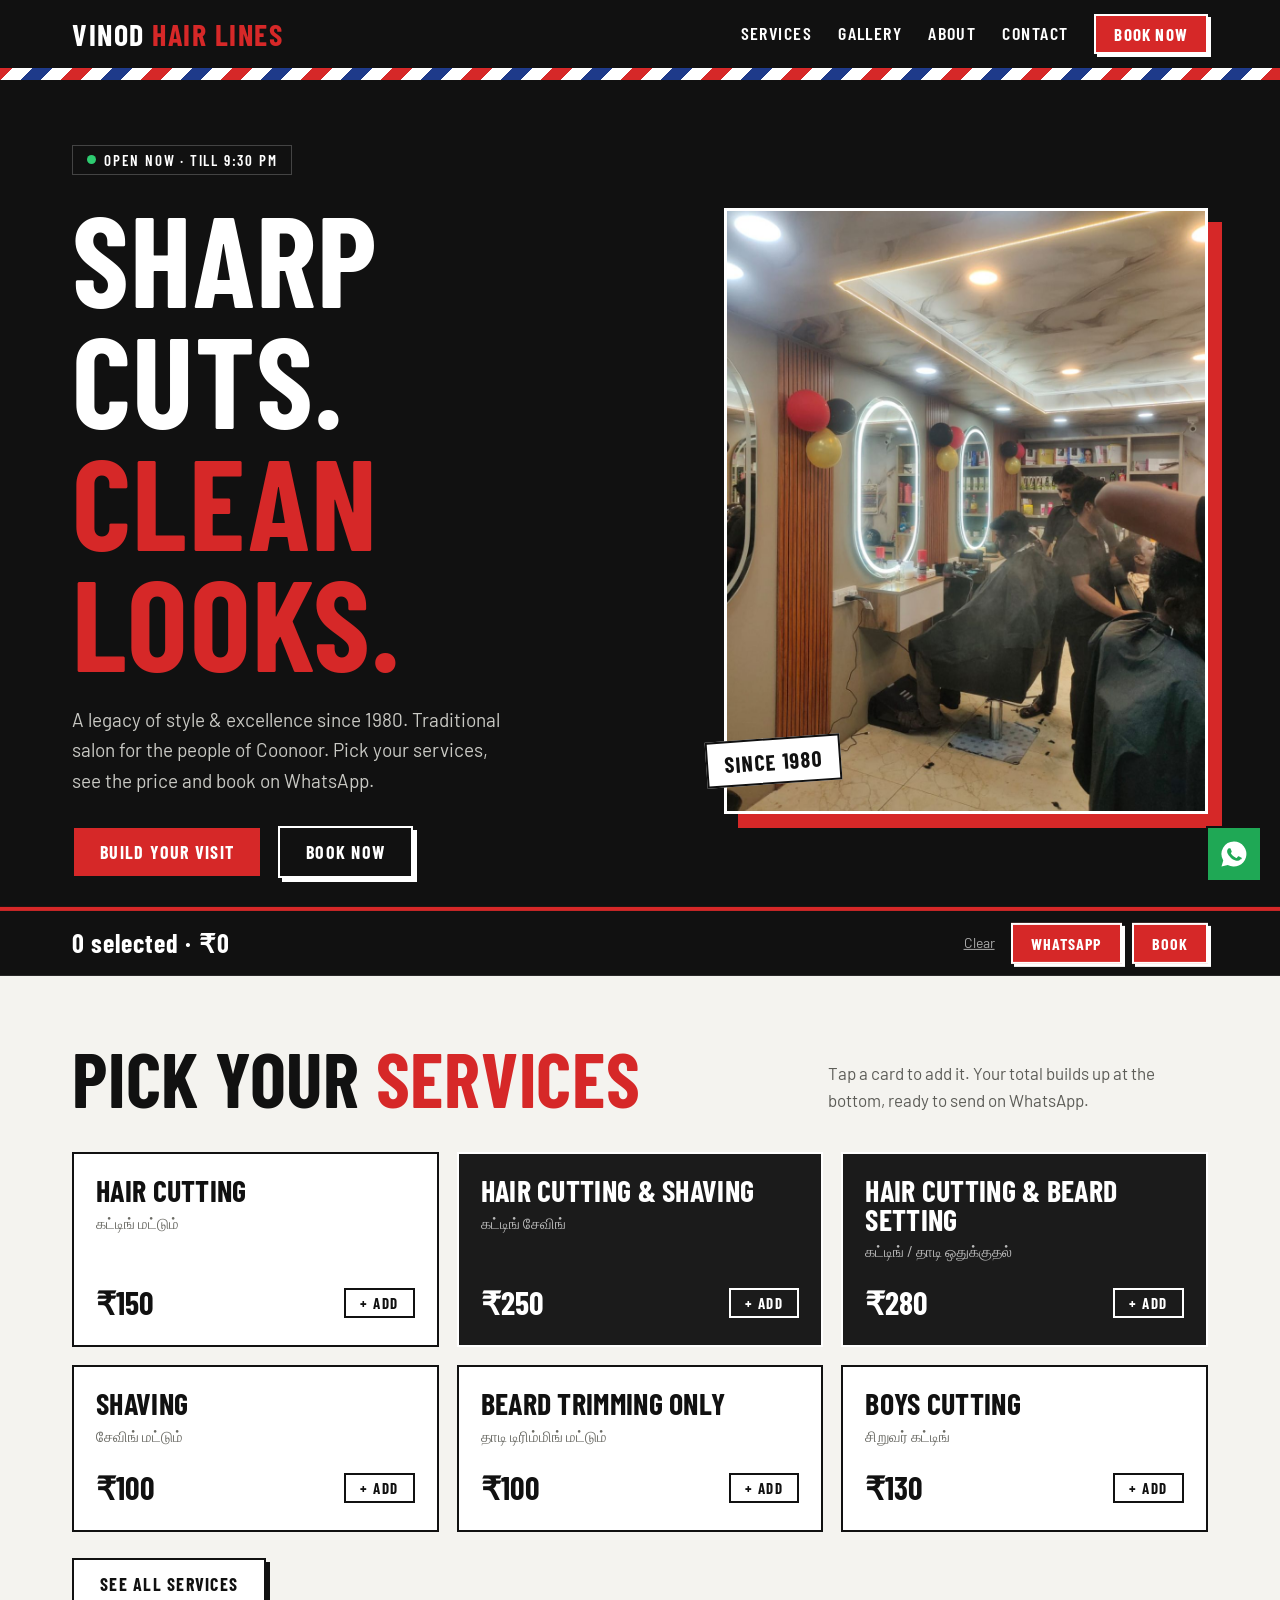
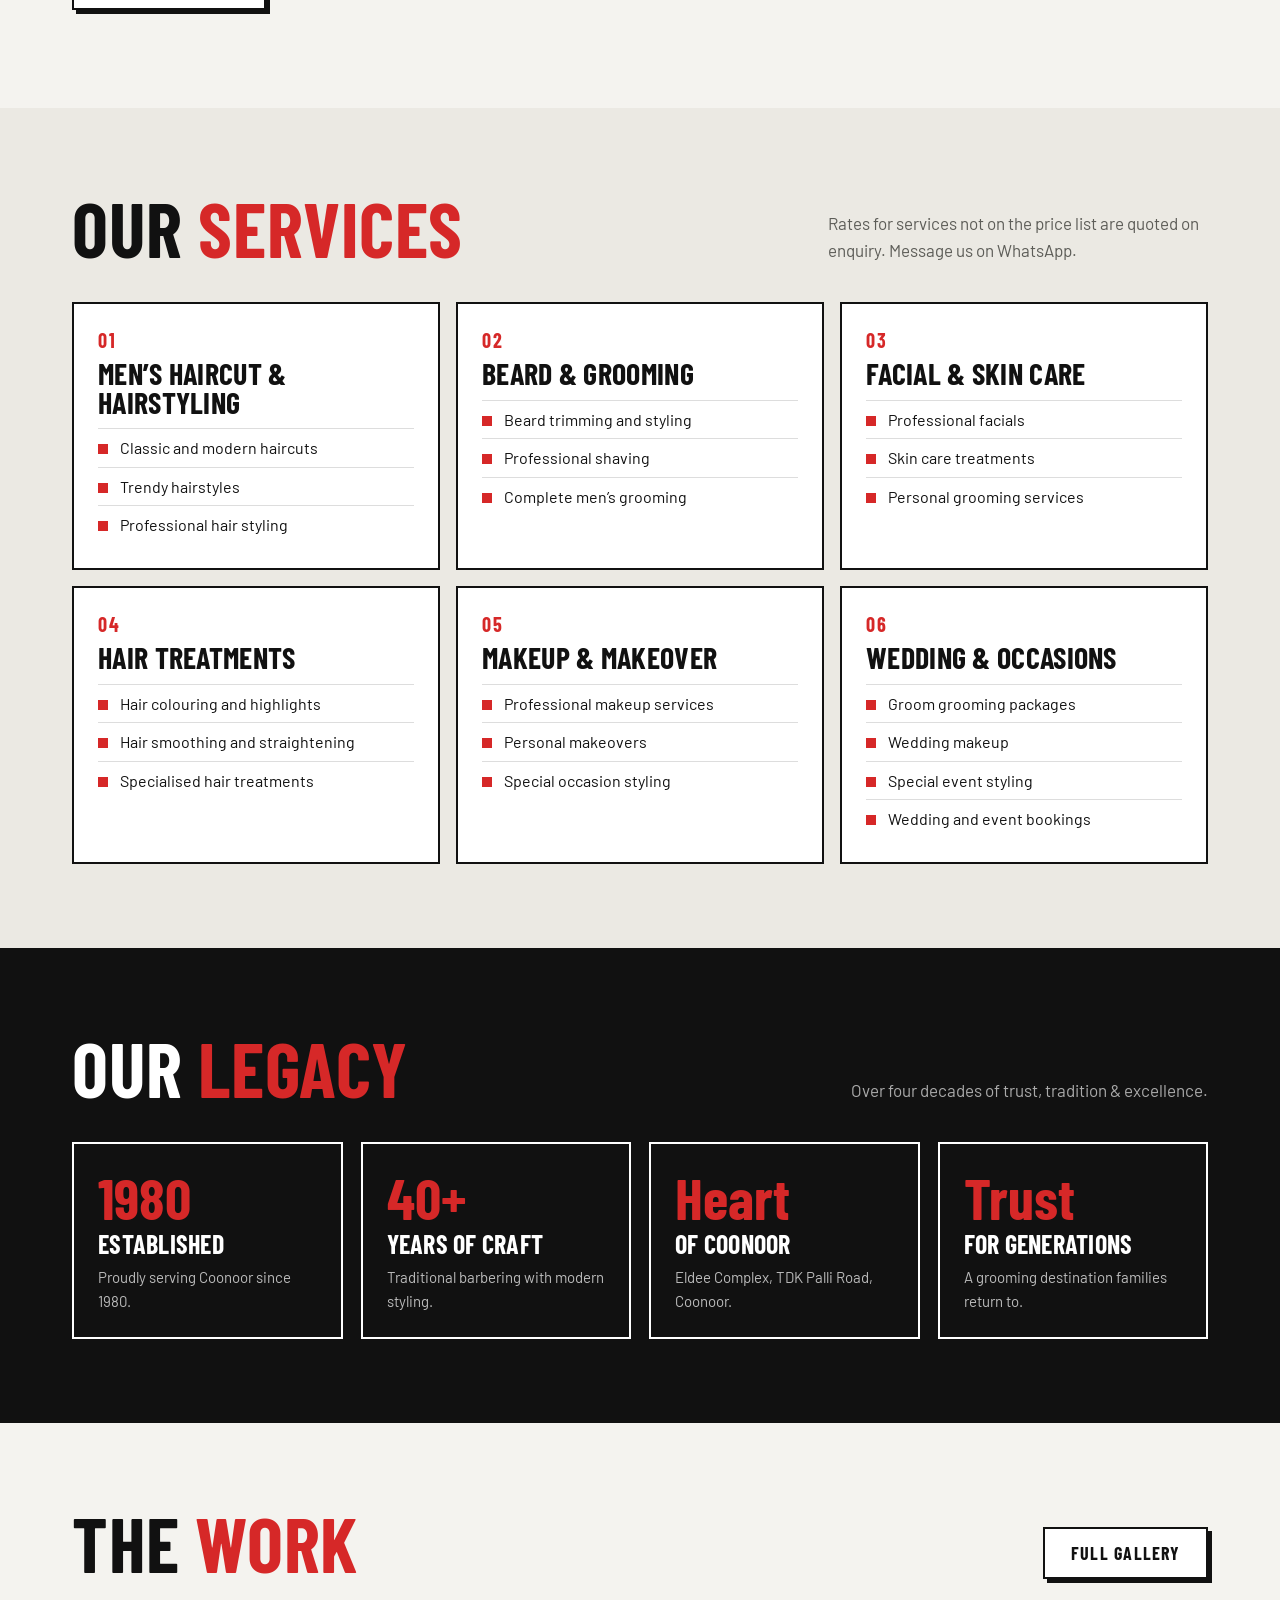
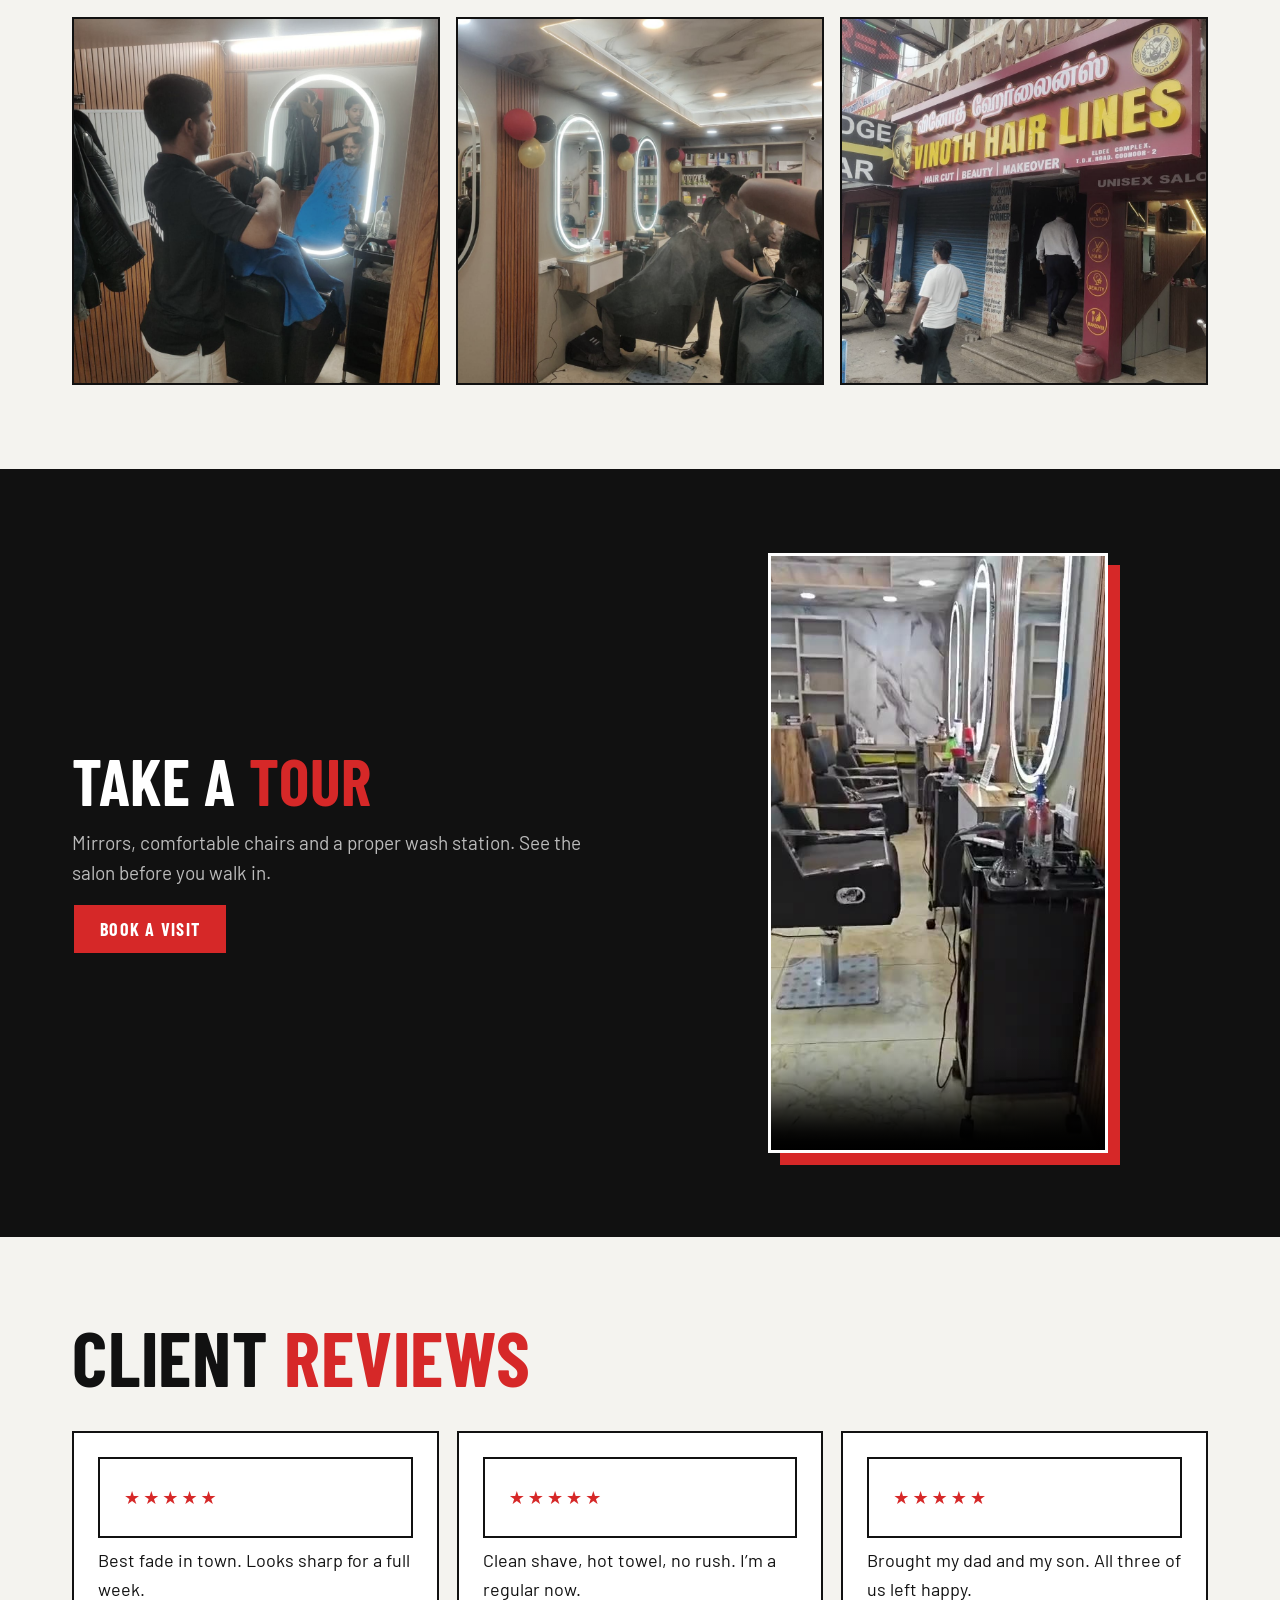
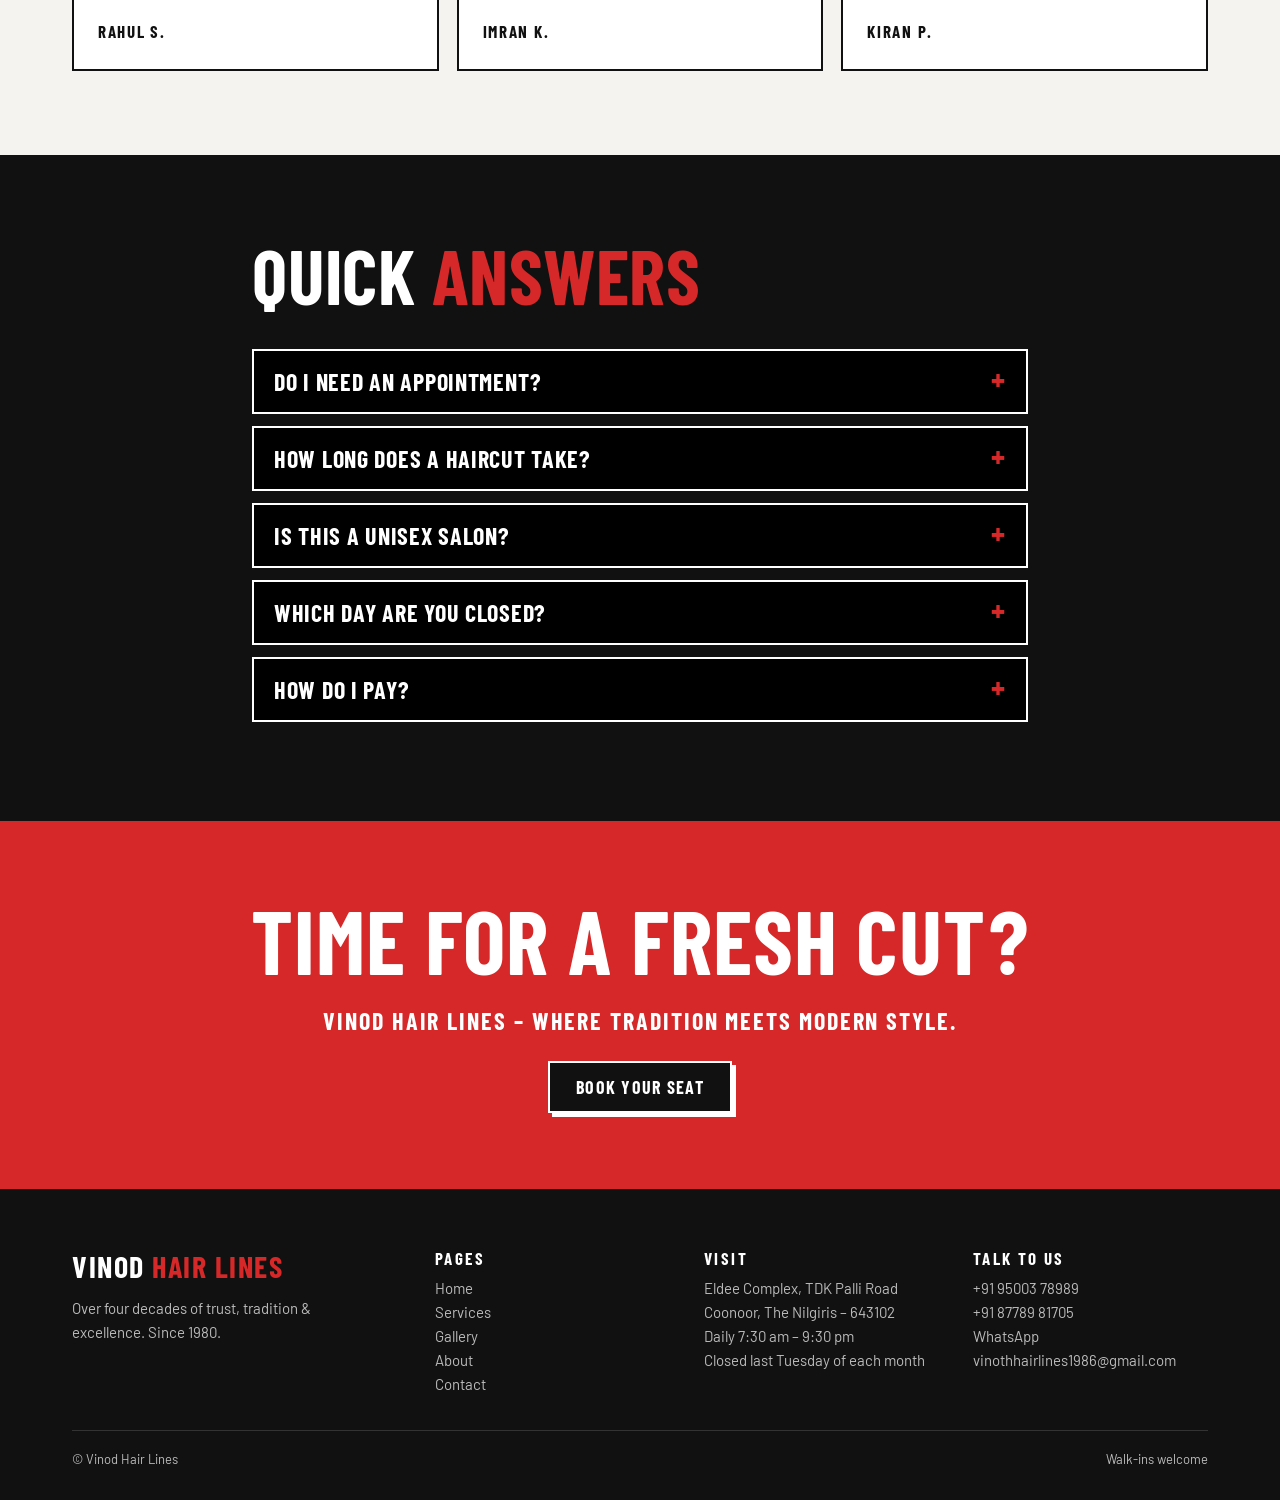
<file: index.html>
<!DOCTYPE html>
<html lang="en"><head><meta charset="utf-8"><meta name="viewport" content="width=device-width,initial-scale=1,viewport-fit=cover">
<title>Vinod Hair Lines – Men’s Grooming Salon</title><meta name="description" content="Vinod Hair Lines – traditional men’s grooming in Coonoor since 1980. Haircuts, shaves, beard styling, colour, facials, makeup and wedding grooming.">
<link rel="preconnect" href="https://fonts.googleapis.com"><link rel="preconnect" href="https://fonts.gstatic.com" crossorigin>
<link href="https://fonts.googleapis.com/css2?family=Barlow+Condensed:wght@600;700&family=Barlow:wght@400;500&display=swap" rel="stylesheet">
<link rel="stylesheet" href="style.css?v=15"></head><body>
<header class="top"><div class="w"><a class="logo" href="index.html">Vinod <i>Hair Lines</i></a><nav class="nl"><a href="services.html">Services</a><a href="gallery.html">Gallery</a><a href="about.html">About</a><a href="contact.html">Contact</a><a class="btn" href="contact.html#book">Book now</a></nav><button class="bur" aria-label="Menu">Menu</button></div><div class="pole"></div></header>
<section class="hero"><div class="w"><div><div class="st">Checking hours</div><h1>Sharp cuts.<em>Clean looks.</em></h1><p>A legacy of style &amp; excellence since 1980. Traditional salon for the people of Coonoor. Pick your services, see the price and book on WhatsApp.</p><div class="hb"><a class="btn" href="#pick">Build your visit</a><a class="btn k" href="contact.html#book">Book now</a></div></div><div class="hi"><img src="images/interior-1.jpg" alt="Inside Vinod Hair Lines" loading="lazy" onerror="this.style.display='none'"><div class="tag">Since 1980</div></div></div></section>
<section class="sec" id="pick"><div class="w"><div class="sh r"><h2>Pick your <em>services</em></h2><p>Tap a card to add it. Your total builds up at the bottom, ready to send on WhatsApp.</p></div><div class="grid" id="picker" data-pop></div><p style="margin-top:26px"><a class="btn o" href="services.html">See all services</a></p></div></section><section class="sec" style="background:#ebe9e3"><div class="w"><div class="sh r"><h2>Our <em>services</em></h2><p>Rates for services not on the price list are quoted on enquiry. Message us on WhatsApp.</p></div><div class="oc"><div class="r"><b>01</b><h3>Men’s Haircut &amp; Hairstyling</h3><ul><li>Classic and modern haircuts</li><li>Trendy hairstyles</li><li>Professional hair styling</li></ul></div><div class="r"><b>02</b><h3>Beard &amp; Grooming</h3><ul><li>Beard trimming and styling</li><li>Professional shaving</li><li>Complete men’s grooming</li></ul></div><div class="r"><b>03</b><h3>Facial &amp; Skin Care</h3><ul><li>Professional facials</li><li>Skin care treatments</li><li>Personal grooming services</li></ul></div><div class="r"><b>04</b><h3>Hair Treatments</h3><ul><li>Hair colouring and highlights</li><li>Hair smoothing and straightening</li><li>Specialised hair treatments</li></ul></div><div class="r"><b>05</b><h3>Makeup &amp; Makeover</h3><ul><li>Professional makeup services</li><li>Personal makeovers</li><li>Special occasion styling</li></ul></div><div class="r"><b>06</b><h3>Wedding &amp; Occasions</h3><ul><li>Groom grooming packages</li><li>Wedding makeup</li><li>Special event styling</li><li>Wedding and event bookings</li></ul></div></div></div></section>
<section class="sec dk"><div class="w"><div class="sh r"><h2>Our <em>legacy</em></h2><p>Over four decades of trust, tradition &amp; excellence.</p></div><div class="tiles"><div class="tile r"><b>1980</b><h3>Established</h3><p>Proudly serving Coonoor since 1980.</p></div><div class="tile r"><b>40+</b><h3>Years of craft</h3><p>Traditional barbering with modern styling.</p></div><div class="tile r"><b>Heart</b><h3>Of Coonoor</h3><p>Eldee Complex, TDK Palli Road, Coonoor.</p></div><div class="tile r"><b>Trust</b><h3>For generations</h3><p>A grooming destination families return to.</p></div></div></div></section>
<section class="sec"><div class="w"><div class="sh r"><h2>The <em>work</em></h2><a class="btn o" href="gallery.html">Full gallery</a></div><div class="gal"><div class="gi r" data-c="work" data-big="images/stylist.jpg"><img src="images/stylist.jpg" alt="At the chair" loading="lazy" onerror="this.style.display='none'"><span>At the chair</span></div><div class="gi r" data-c="inside" data-big="images/interior-1.jpg"><img src="images/interior-1.jpg" alt="Our salon" loading="lazy" onerror="this.style.display='none'"><span>Our salon</span></div><div class="gi r" data-c="front" data-big="images/storefront.jpg"><img src="images/storefront.jpg" alt="Shopfront" loading="lazy" onerror="this.style.display='none'"><span>Shopfront</span></div></div></div></section>
<section class="sec dk"><div class="w two vid"><div class="r"><h2 style="font-size:clamp(40px,5vw,64px);margin-bottom:16px">Take a <em style="font-style:normal;color:var(--red)">tour</em></h2><p>Mirrors, comfortable chairs and a proper wash station. See the salon before you walk in.</p><a class="btn" href="contact.html#book">Book a visit</a></div><div class="r"><video controls playsinline preload="metadata" poster="images/tour-poster.jpg"><source src="images/tour.mp4" type="video/mp4"></video></div></div></section><section class="sec"><div class="w"><div class="sh r"><h2>Client <em>reviews</em></h2></div><div class="rv"><div class="r"><div class="s">★★★★★</div><p>Best fade in town. Looks sharp for a full week.</p><b>Rahul S.</b></div><div class="r"><div class="s">★★★★★</div><p>Clean shave, hot towel, no rush. I’m a regular now.</p><b>Imran K.</b></div><div class="r"><div class="s">★★★★★</div><p>Brought my dad and my son. All three of us left happy.</p><b>Kiran P.</b></div></div></div></section>
<section class="sec dk"><div class="w" style="max-width:820px"><div class="sh r"><h2>Quick <em>answers</em></h2></div><details class="r"><summary>Do I need an appointment?</summary><p>Walk-ins are welcome. Booking on WhatsApp skips the wait, especially on weekends.</p></details><details class="r"><summary>How long does a haircut take?</summary><p>Around 30 to 40 minutes. A haircut with beard styling is about an hour.</p></details><details class="r"><summary>Is this a unisex salon?</summary><p>Yes, everyone is welcome. Boys’ cuts, baby cuts and bridal makeup (male and female) are on the price list.</p></details><details class="r"><summary>Which day are you closed?</summary><p>The last Tuesday of every month is our holiday.</p></details><details class="r"><summary>How do I pay?</summary><p>Cash and UPI are accepted. Edit this answer to match your shop.</p></details></div></section><section class="cta"><div class="w"><h2>Time for a fresh cut?</h2><p>Vinod Hair Lines – where tradition meets modern style.</p><a class="btn k" href="contact.html#book">Book your seat</a></div></section>
<footer><div class="w"><div class="fg"><div><a class="logo" href="index.html" style="color:#fff">Vinod <i>Hair Lines</i></a><p style="margin-top:12px;max-width:280px">Over four decades of trust, tradition &amp; excellence. Since 1980.</p></div><div><b>Pages</b><a href="index.html">Home</a><a href="services.html">Services</a><a href="gallery.html">Gallery</a><a href="about.html">About</a><a href="contact.html">Contact</a></div><div><b>Visit</b>Eldee Complex, TDK Palli Road<br>Coonoor, The Nilgiris – 643102<br>Daily 7:30 am – 9:30 pm<br>Closed last Tuesday of each month</div><div><b>Talk to us</b><a href="tel:+919500378989">+91 95003 78989</a><a href="tel:+918778981705">+91 87789 81705</a><a class="walink" target="_blank" rel="noopener">WhatsApp</a><a href="mailto:vinothhairlines1986@gmail.com">vinothhairlines1986@gmail.com</a></div></div><div class="cp"><span>© Vinod Hair Lines</span><span>Walk-ins welcome</span></div></div></footer>
<div class="tray"><div class="w"><div><b id="tn"></b><small id="tl"></small></div><div class="a"><button class="x" id="tx">Clear</button><button class="btn" id="tw">WhatsApp</button><a class="btn" href="contact.html#book">Book</a></div></div></div>
<div class="lb"><button class="c" aria-label="Close">×</button><button class="p" aria-label="Previous">‹</button><img alt=""><button class="n" aria-label="Next">›</button></div>
<a class="wa walink" target="_blank" rel="noopener" aria-label="Chat on WhatsApp"><svg viewBox="0 0 24 24"><path d="M12 2a10 10 0 0 0-8.6 15.1L2 22l5-1.3A10 10 0 1 0 12 2zm5.2 14.2c-.2.6-1.3 1.2-1.8 1.2-.5.1-1 .2-3.2-.7-2.7-1.1-4.4-3.8-4.6-4-.1-.2-1.1-1.5-1.1-2.8s.7-2 1-2.3c.2-.3.5-.3.7-.3h.5c.2 0 .4 0 .6.5l.8 1.9c.1.2.1.4 0 .6l-.4.6c-.1.2-.3.3-.1.6.2.3.8 1.3 1.7 2.1 1.2 1 2.1 1.3 2.4 1.5.3.1.5.1.6-.1l.9-1.1c.2-.3.4-.2.6-.1l1.8.9c.3.1.5.2.5.3.1.1.1.6-.1 1.1z"/></svg></a>
<script src="app.js?v=15"></script></body></html>
</file>
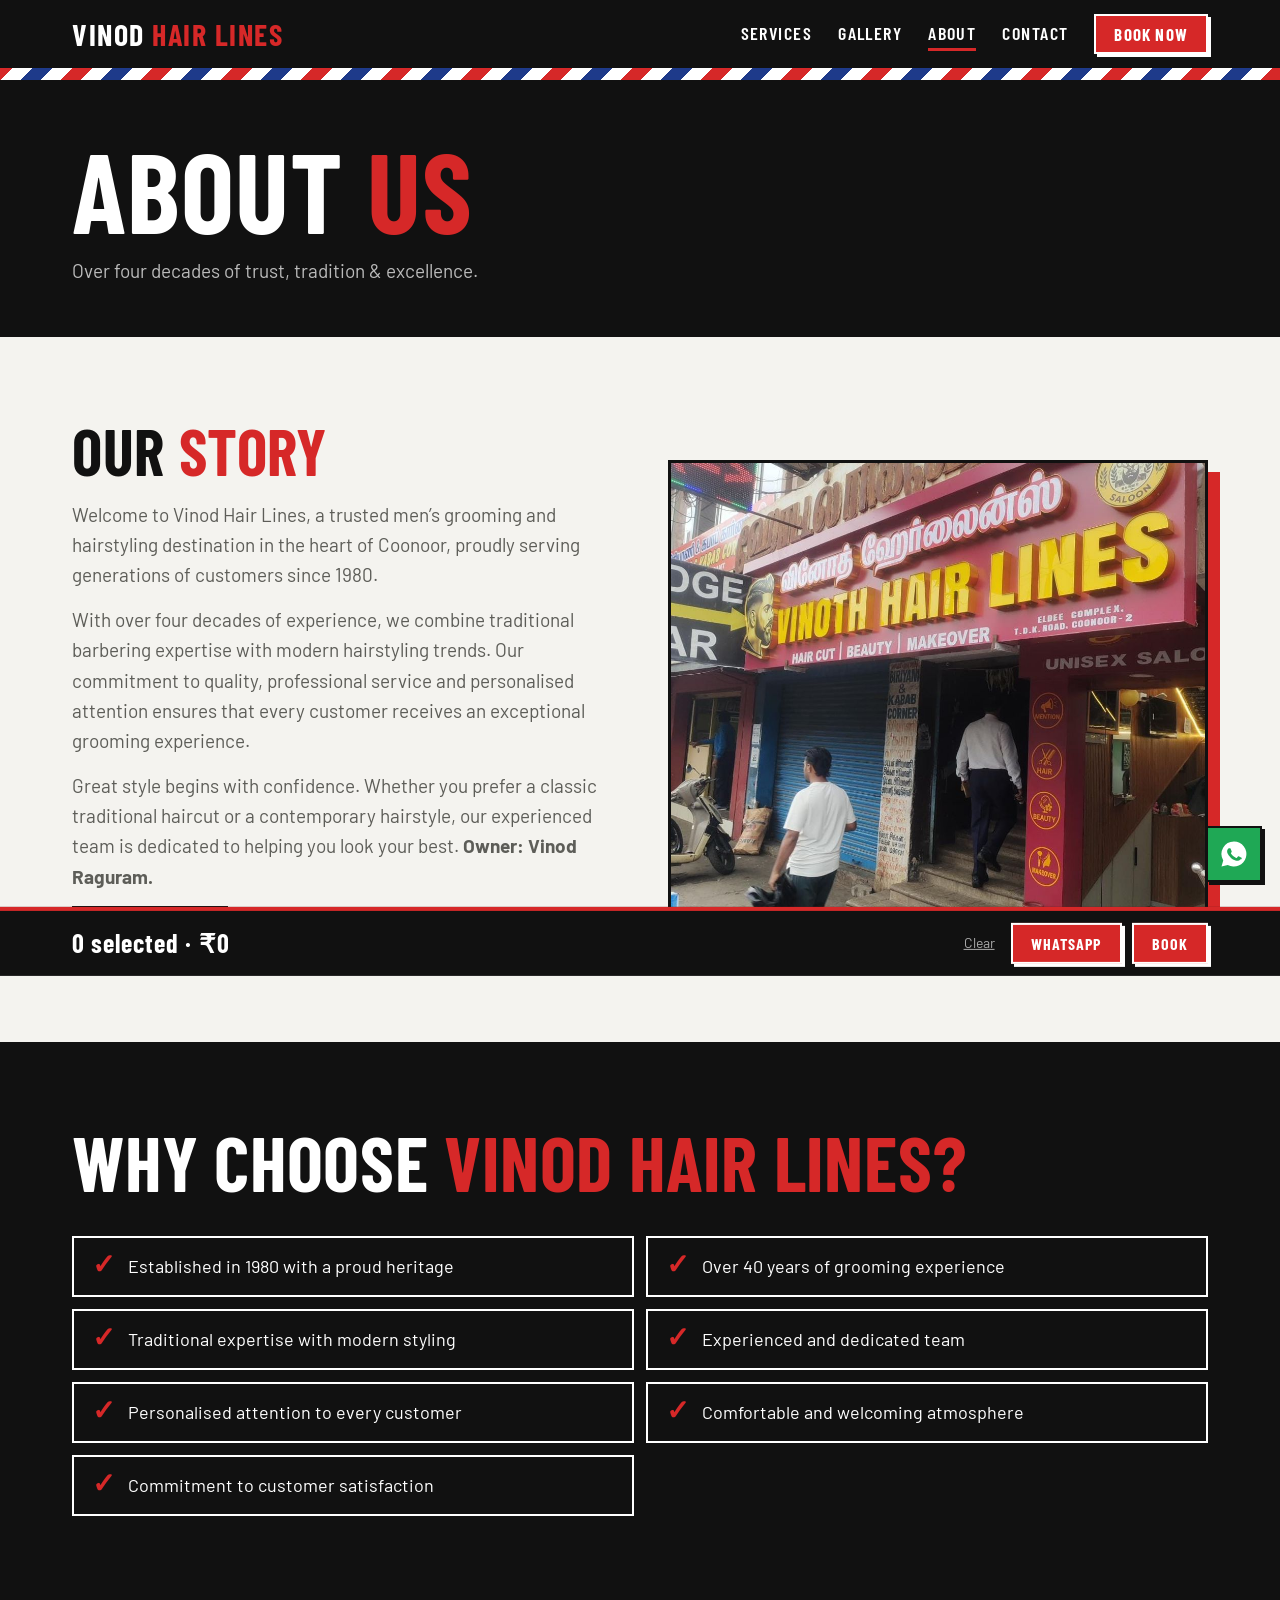
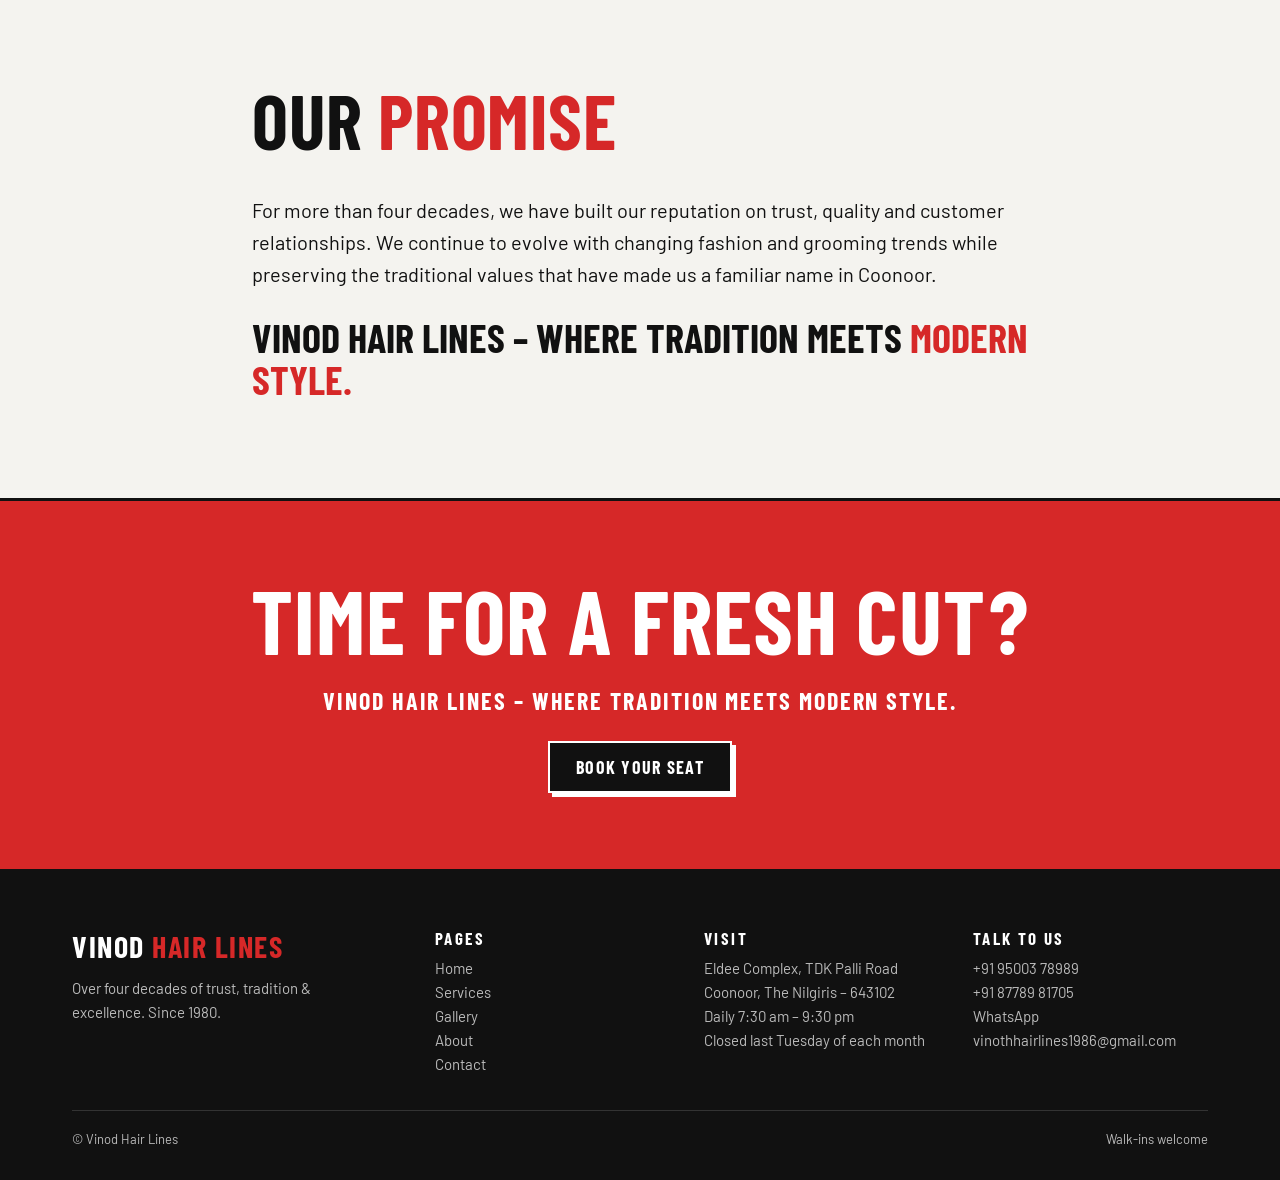
<file: about.html>
<!DOCTYPE html>
<html lang="en"><head><meta charset="utf-8"><meta name="viewport" content="width=device-width,initial-scale=1,viewport-fit=cover">
<title>About – Vinod Hair Lines</title><meta name="description" content="Vinod Hair Lines – traditional men’s grooming in Coonoor since 1980. Haircuts, shaves, beard styling, colour, facials, makeup and wedding grooming.">
<link rel="preconnect" href="https://fonts.googleapis.com"><link rel="preconnect" href="https://fonts.gstatic.com" crossorigin>
<link href="https://fonts.googleapis.com/css2?family=Barlow+Condensed:wght@600;700&family=Barlow:wght@400;500&display=swap" rel="stylesheet">
<link rel="stylesheet" href="style.css?v=15"></head><body>
<header class="top"><div class="w"><a class="logo" href="index.html">Vinod <i>Hair Lines</i></a><nav class="nl"><a href="services.html">Services</a><a href="gallery.html">Gallery</a><a href="about.html" class="on">About</a><a href="contact.html">Contact</a><a class="btn" href="contact.html#book">Book now</a></nav><button class="bur" aria-label="Menu">Menu</button></div><div class="pole"></div></header>
<header class="ph"><div class="w"><h1>About <em>us</em></h1><p>Over four decades of trust, tradition &amp; excellence.</p></div></header><section class="sec"><div class="w two"><div class="r"><h2 style="font-size:clamp(40px,5vw,64px);margin-bottom:18px">Our <em style="font-style:normal;color:var(--red)">story</em></h2><p>Welcome to Vinod Hair Lines, a trusted men’s grooming and hairstyling destination in the heart of Coonoor, proudly serving generations of customers since 1980.</p><p>With over four decades of experience, we combine traditional barbering expertise with modern hairstyling trends. Our commitment to quality, professional service and personalised attention ensures that every customer receives an exceptional grooming experience.</p><p>Great style begins with confidence. Whether you prefer a classic traditional haircut or a contemporary hairstyle, our experienced team is dedicated to helping you look your best. <b>Owner: Vinod Raguram.</b></p><a class="btn" href="contact.html#book">Book a visit</a></div><div class="r"><img src="images/storefront.jpg" alt="Vinod Hair Lines shopfront" loading="lazy" onerror="this.style.display='none'"></div></div></section><section class="sec dk"><div class="w"><div class="sh r"><h2>Why choose <em>Vinod Hair Lines?</em></h2></div><ul class="chk r"><li>Established in 1980 with a proud heritage</li><li>Over 40 years of grooming experience</li><li>Traditional expertise with modern styling</li><li>Experienced and dedicated team</li><li>Personalised attention to every customer</li><li>Comfortable and welcoming atmosphere</li><li>Commitment to customer satisfaction</li></ul></div></section><section class="sec"><div class="w" style="max-width:820px"><div class="sh r"><h2>Our <em>promise</em></h2></div><p class="r" style="font-size:20px">For more than four decades, we have built our reputation on trust, quality and customer relationships. We continue to evolve with changing fashion and grooming trends while preserving the traditional values that have made us a familiar name in Coonoor.</p><p class="r" style="font-family:Barlow Condensed,sans-serif;font-weight:700;text-transform:uppercase;font-size:clamp(28px,4vw,40px);line-height:1.05;margin-top:26px">Vinod Hair Lines – where tradition meets <span style="color:var(--red)">modern style.</span></p></div></section><section class="cta"><div class="w"><h2>Time for a fresh cut?</h2><p>Vinod Hair Lines – where tradition meets modern style.</p><a class="btn k" href="contact.html#book">Book your seat</a></div></section>
<footer><div class="w"><div class="fg"><div><a class="logo" href="index.html" style="color:#fff">Vinod <i>Hair Lines</i></a><p style="margin-top:12px;max-width:280px">Over four decades of trust, tradition &amp; excellence. Since 1980.</p></div><div><b>Pages</b><a href="index.html">Home</a><a href="services.html">Services</a><a href="gallery.html">Gallery</a><a href="about.html">About</a><a href="contact.html">Contact</a></div><div><b>Visit</b>Eldee Complex, TDK Palli Road<br>Coonoor, The Nilgiris – 643102<br>Daily 7:30 am – 9:30 pm<br>Closed last Tuesday of each month</div><div><b>Talk to us</b><a href="tel:+919500378989">+91 95003 78989</a><a href="tel:+918778981705">+91 87789 81705</a><a class="walink" target="_blank" rel="noopener">WhatsApp</a><a href="mailto:vinothhairlines1986@gmail.com">vinothhairlines1986@gmail.com</a></div></div><div class="cp"><span>© Vinod Hair Lines</span><span>Walk-ins welcome</span></div></div></footer>
<div class="tray"><div class="w"><div><b id="tn"></b><small id="tl"></small></div><div class="a"><button class="x" id="tx">Clear</button><button class="btn" id="tw">WhatsApp</button><a class="btn" href="contact.html#book">Book</a></div></div></div>
<div class="lb"><button class="c" aria-label="Close">×</button><button class="p" aria-label="Previous">‹</button><img alt=""><button class="n" aria-label="Next">›</button></div>
<a class="wa walink" target="_blank" rel="noopener" aria-label="Chat on WhatsApp"><svg viewBox="0 0 24 24"><path d="M12 2a10 10 0 0 0-8.6 15.1L2 22l5-1.3A10 10 0 1 0 12 2zm5.2 14.2c-.2.6-1.3 1.2-1.8 1.2-.5.1-1 .2-3.2-.7-2.7-1.1-4.4-3.8-4.6-4-.1-.2-1.1-1.5-1.1-2.8s.7-2 1-2.3c.2-.3.5-.3.7-.3h.5c.2 0 .4 0 .6.5l.8 1.9c.1.2.1.4 0 .6l-.4.6c-.1.2-.3.3-.1.6.2.3.8 1.3 1.7 2.1 1.2 1 2.1 1.3 2.4 1.5.3.1.5.1.6-.1l.9-1.1c.2-.3.4-.2.6-.1l1.8.9c.3.1.5.2.5.3.1.1.1.6-.1 1.1z"/></svg></a>
<script src="app.js?v=15"></script></body></html>
</file>
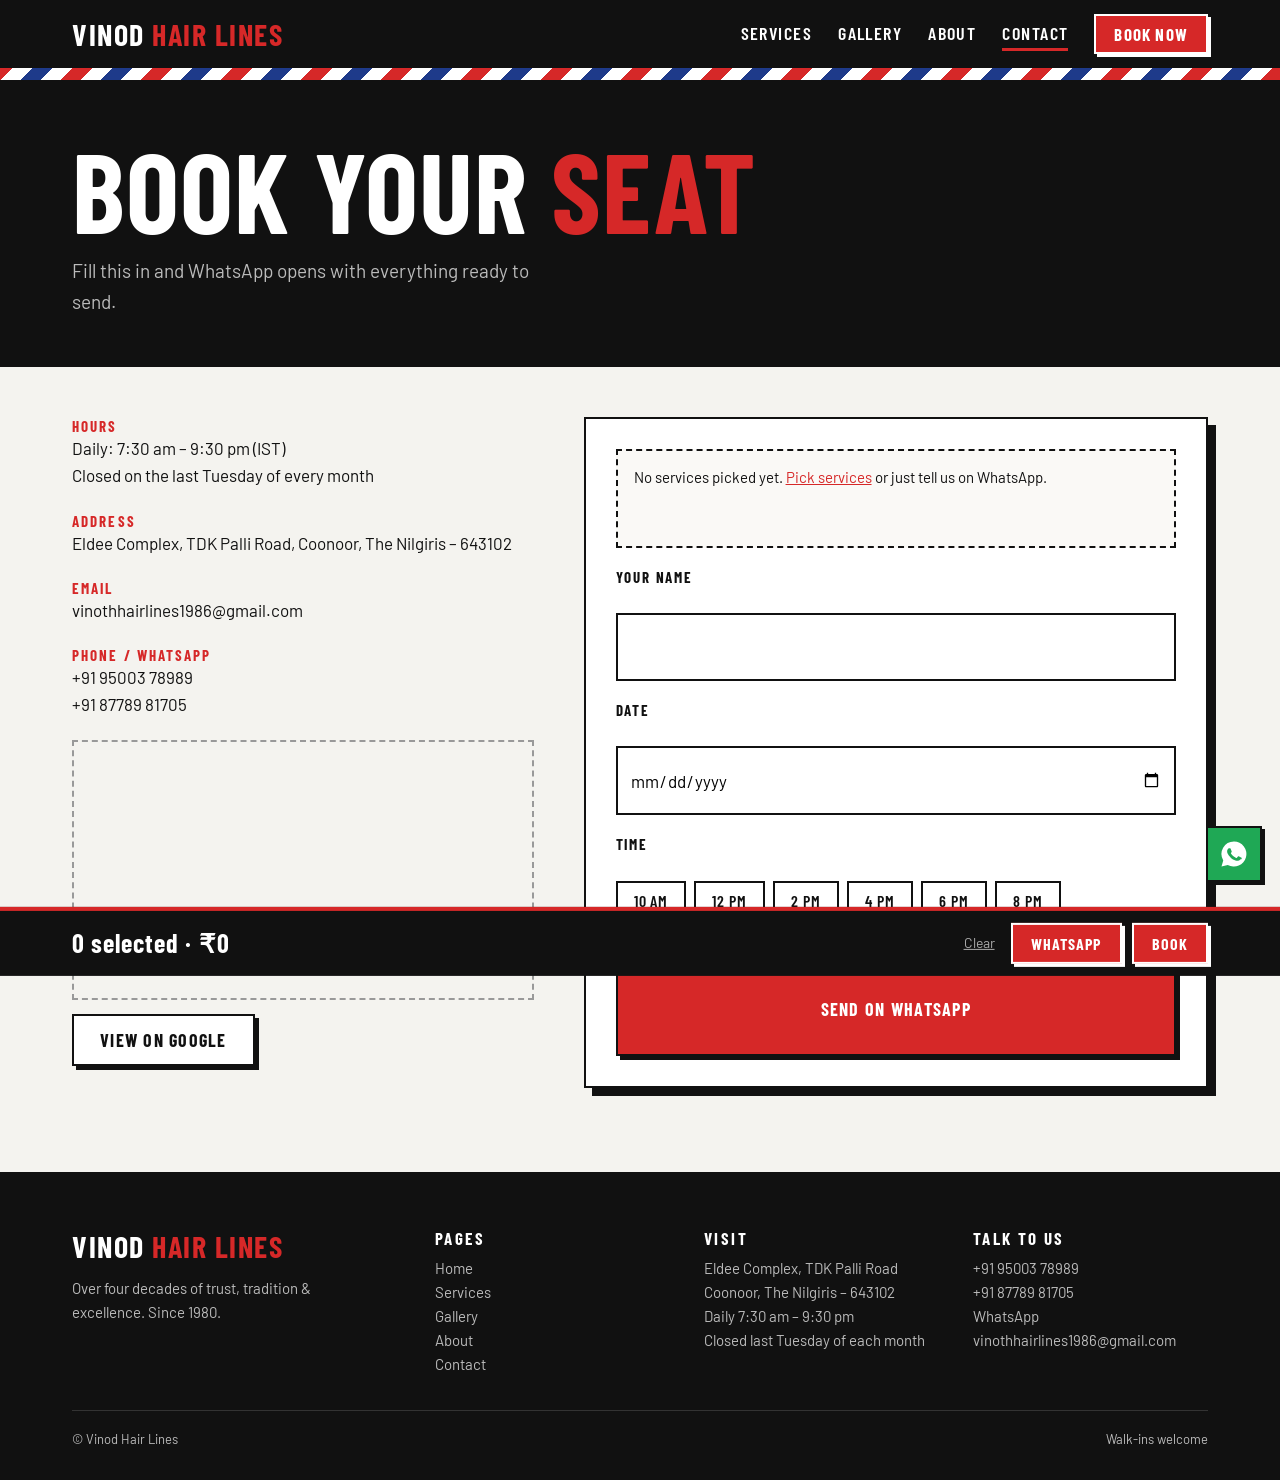
<file: contact.html>
<!DOCTYPE html>
<html lang="en"><head><meta charset="utf-8"><meta name="viewport" content="width=device-width,initial-scale=1,viewport-fit=cover">
<title>Book & Contact – Vinod Hair Lines</title><meta name="description" content="Vinod Hair Lines – traditional men’s grooming in Coonoor since 1980. Haircuts, shaves, beard styling, colour, facials, makeup and wedding grooming.">
<link rel="preconnect" href="https://fonts.googleapis.com"><link rel="preconnect" href="https://fonts.gstatic.com" crossorigin>
<link href="https://fonts.googleapis.com/css2?family=Barlow+Condensed:wght@600;700&family=Barlow:wght@400;500&display=swap" rel="stylesheet">
<link rel="stylesheet" href="style.css?v=15"></head><body>
<header class="top"><div class="w"><a class="logo" href="index.html">Vinod <i>Hair Lines</i></a><nav class="nl"><a href="services.html">Services</a><a href="gallery.html">Gallery</a><a href="about.html">About</a><a href="contact.html" class="on">Contact</a><a class="btn" href="contact.html#book">Book now</a></nav><button class="bur" aria-label="Menu">Menu</button></div><div class="pole"></div></header>
<header class="ph"><div class="w"><h1>Book your <em>seat</em></h1><p>Fill this in and WhatsApp opens with everything ready to send.</p></div></header><section class="sec" id="book" style="padding-top:50px"><div class="w bk"><div class="inf"><p><b>Hours</b>Daily: 7:30 am – 9:30 pm (IST)<br>Closed on the last Tuesday of every month</p><p><b>Address</b>Eldee Complex, TDK Palli Road, Coonoor, The Nilgiris – 643102</p><p><b>Email</b><a href="mailto:vinothhairlines1986@gmail.com">vinothhairlines1986@gmail.com</a></p><p><b>Phone / WhatsApp</b><a href="tel:+919500378989">+91 95003 78989</a><br><a href="tel:+918778981705">+91 87789 81705</a></p><div class="map"><iframe title="Map" loading="lazy" src="https://www.google.com/maps?q=Vinoth+Hair+Lines+Eldee+Complex+TDK+Palli+Road+Coonoor+643102&output=embed"></iframe></div><p style="margin-top:14px"><a class="btn o" target="_blank" rel="noopener" href="https://share.google/g7Pz68zYPcjc5II8s">View on Google</a></p></div><form id="f"><div class="sm" id="sm"></div><label>Your name<input name="n" required></label><label>Date<input type="date" name="d" required></label><div class="lab">Time<div class="slots"><label><input type="radio" name="t" value="10 am"><span>10 am</span></label><label><input type="radio" name="t" value="12 pm"><span>12 pm</span></label><label><input type="radio" name="t" value="2 pm"><span>2 pm</span></label><label><input type="radio" name="t" value="4 pm"><span>4 pm</span></label><label><input type="radio" name="t" value="6 pm"><span>6 pm</span></label><label><input type="radio" name="t" value="8 pm"><span>8 pm</span></label></div></div><button class="btn" type="submit">Send on WhatsApp</button></form></div></section>
<footer><div class="w"><div class="fg"><div><a class="logo" href="index.html" style="color:#fff">Vinod <i>Hair Lines</i></a><p style="margin-top:12px;max-width:280px">Over four decades of trust, tradition &amp; excellence. Since 1980.</p></div><div><b>Pages</b><a href="index.html">Home</a><a href="services.html">Services</a><a href="gallery.html">Gallery</a><a href="about.html">About</a><a href="contact.html">Contact</a></div><div><b>Visit</b>Eldee Complex, TDK Palli Road<br>Coonoor, The Nilgiris – 643102<br>Daily 7:30 am – 9:30 pm<br>Closed last Tuesday of each month</div><div><b>Talk to us</b><a href="tel:+919500378989">+91 95003 78989</a><a href="tel:+918778981705">+91 87789 81705</a><a class="walink" target="_blank" rel="noopener">WhatsApp</a><a href="mailto:vinothhairlines1986@gmail.com">vinothhairlines1986@gmail.com</a></div></div><div class="cp"><span>© Vinod Hair Lines</span><span>Walk-ins welcome</span></div></div></footer>
<div class="tray"><div class="w"><div><b id="tn"></b><small id="tl"></small></div><div class="a"><button class="x" id="tx">Clear</button><button class="btn" id="tw">WhatsApp</button><a class="btn" href="contact.html#book">Book</a></div></div></div>
<div class="lb"><button class="c" aria-label="Close">×</button><button class="p" aria-label="Previous">‹</button><img alt=""><button class="n" aria-label="Next">›</button></div>
<a class="wa walink" target="_blank" rel="noopener" aria-label="Chat on WhatsApp"><svg viewBox="0 0 24 24"><path d="M12 2a10 10 0 0 0-8.6 15.1L2 22l5-1.3A10 10 0 1 0 12 2zm5.2 14.2c-.2.6-1.3 1.2-1.8 1.2-.5.1-1 .2-3.2-.7-2.7-1.1-4.4-3.8-4.6-4-.1-.2-1.1-1.5-1.1-2.8s.7-2 1-2.3c.2-.3.5-.3.7-.3h.5c.2 0 .4 0 .6.5l.8 1.9c.1.2.1.4 0 .6l-.4.6c-.1.2-.3.3-.1.6.2.3.8 1.3 1.7 2.1 1.2 1 2.1 1.3 2.4 1.5.3.1.5.1.6-.1l.9-1.1c.2-.3.4-.2.6-.1l1.8.9c.3.1.5.2.5.3.1.1.1.6-.1 1.1z"/></svg></a>
<script src="app.js?v=15"></script></body></html>
</file>
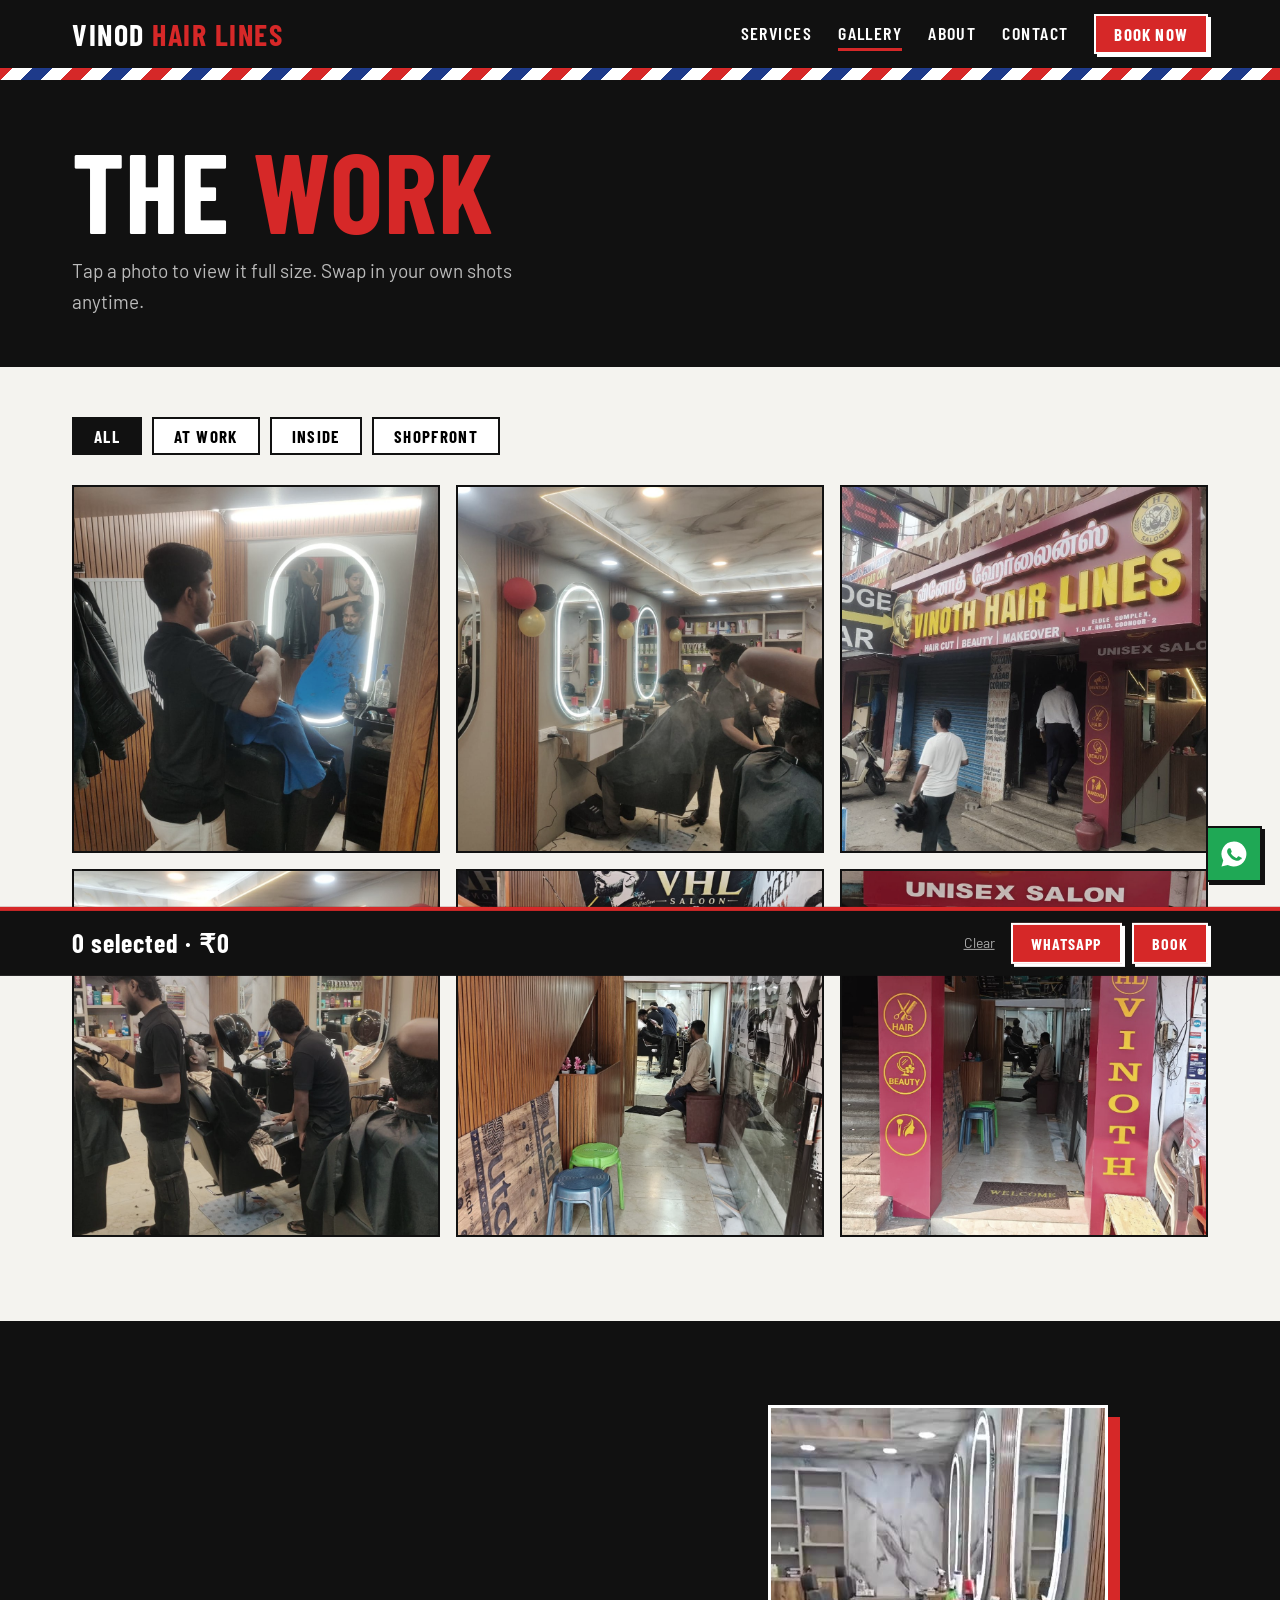
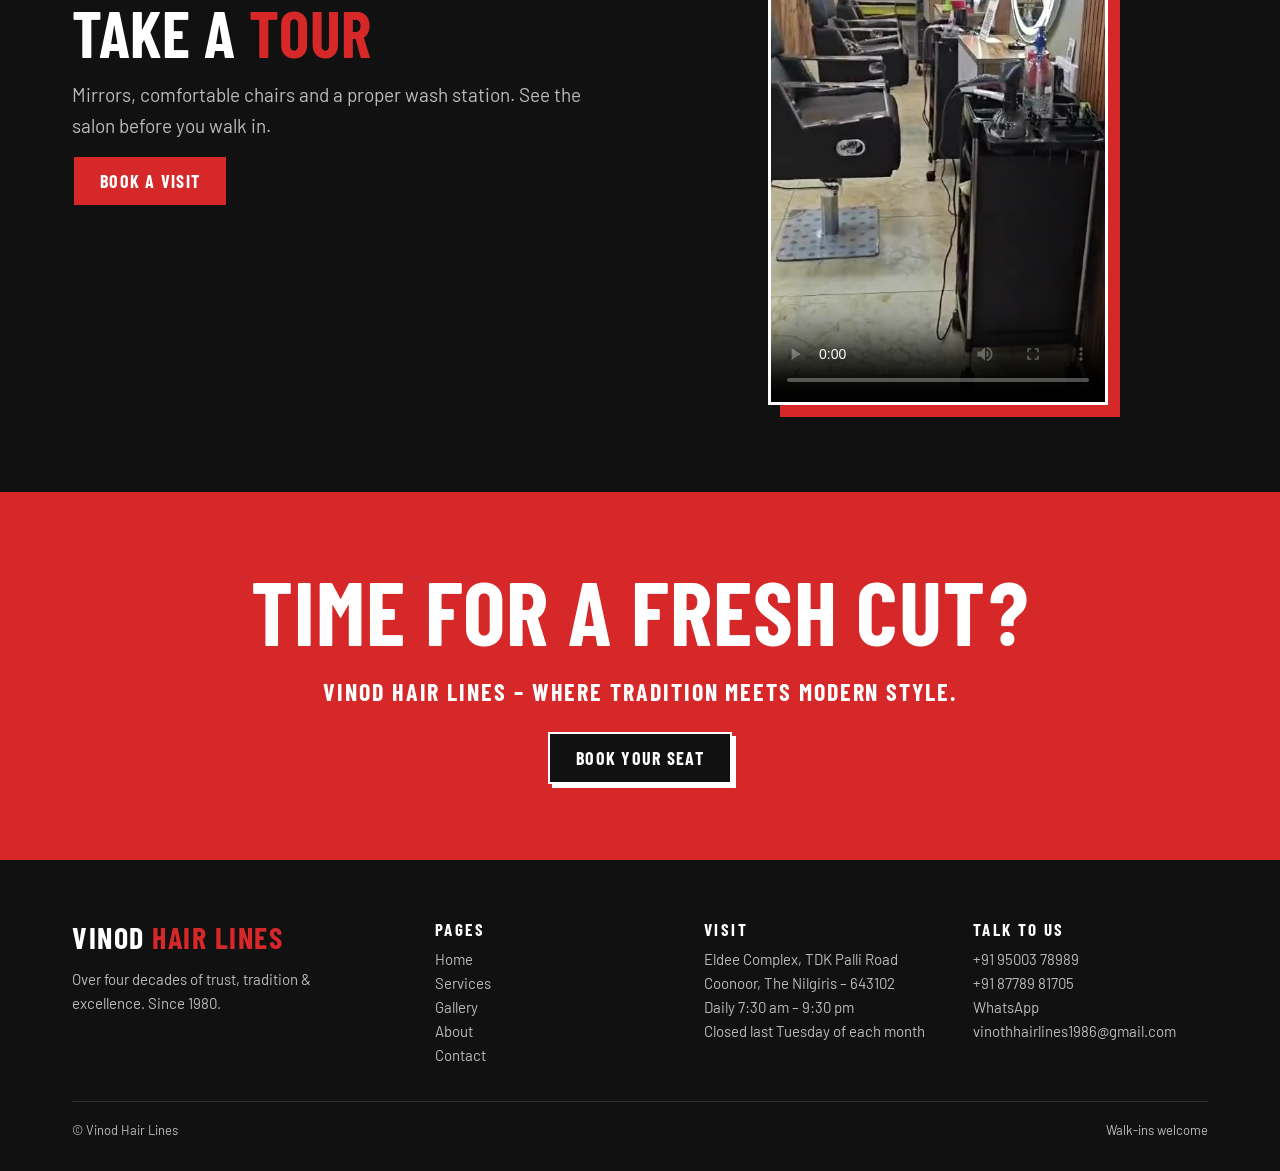
<file: gallery.html>
<!DOCTYPE html>
<html lang="en"><head><meta charset="utf-8"><meta name="viewport" content="width=device-width,initial-scale=1,viewport-fit=cover">
<title>Gallery – Vinod Hair Lines</title><meta name="description" content="Vinod Hair Lines – traditional men’s grooming in Coonoor since 1980. Haircuts, shaves, beard styling, colour, facials, makeup and wedding grooming.">
<link rel="preconnect" href="https://fonts.googleapis.com"><link rel="preconnect" href="https://fonts.gstatic.com" crossorigin>
<link href="https://fonts.googleapis.com/css2?family=Barlow+Condensed:wght@600;700&family=Barlow:wght@400;500&display=swap" rel="stylesheet">
<link rel="stylesheet" href="style.css?v=15"></head><body>
<header class="top"><div class="w"><a class="logo" href="index.html">Vinod <i>Hair Lines</i></a><nav class="nl"><a href="services.html">Services</a><a href="gallery.html" class="on">Gallery</a><a href="about.html">About</a><a href="contact.html">Contact</a><a class="btn" href="contact.html#book">Book now</a></nav><button class="bur" aria-label="Menu">Menu</button></div><div class="pole"></div></header>
<header class="ph"><div class="w"><h1>The <em>work</em></h1><p>Tap a photo to view it full size. Swap in your own shots anytime.</p></div></header><section class="sec" style="padding-top:50px"><div class="w"><div class="tabs"><button class="tab on" data-g="all">All</button><button class="tab" data-g="work">At work</button><button class="tab" data-g="inside">Inside</button><button class="tab" data-g="front">Shopfront</button></div><div class="gal"><div class="gi r" data-c="work" data-big="images/stylist.jpg"><img src="images/stylist.jpg" alt="At the chair" loading="lazy" onerror="this.style.display='none'"><span>At the chair</span></div><div class="gi r" data-c="inside" data-big="images/interior-1.jpg"><img src="images/interior-1.jpg" alt="Our salon" loading="lazy" onerror="this.style.display='none'"><span>Our salon</span></div><div class="gi r" data-c="front" data-big="images/storefront.jpg"><img src="images/storefront.jpg" alt="Shopfront" loading="lazy" onerror="this.style.display='none'"><span>Shopfront</span></div><div class="gi r" data-c="inside" data-big="images/interior-2.jpg"><img src="images/interior-2.jpg" alt="Styling stations" loading="lazy" onerror="this.style.display='none'"><span>Styling stations</span></div><div class="gi r" data-c="inside" data-big="images/lobby.jpg"><img src="images/lobby.jpg" alt="The entry" loading="lazy" onerror="this.style.display='none'"><span>The entry</span></div><div class="gi r" data-c="front" data-big="images/entrance.jpg"><img src="images/entrance.jpg" alt="Entrance" loading="lazy" onerror="this.style.display='none'"><span>Entrance</span></div></div></div></section><section class="sec dk"><div class="w two vid"><div class="r"><h2 style="font-size:clamp(40px,5vw,64px);margin-bottom:16px">Take a <em style="font-style:normal;color:var(--red)">tour</em></h2><p>Mirrors, comfortable chairs and a proper wash station. See the salon before you walk in.</p><a class="btn" href="contact.html#book">Book a visit</a></div><div class="r"><video controls playsinline preload="metadata" poster="images/tour-poster.jpg"><source src="images/tour.mp4" type="video/mp4"></video></div></div></section><section class="cta"><div class="w"><h2>Time for a fresh cut?</h2><p>Vinod Hair Lines – where tradition meets modern style.</p><a class="btn k" href="contact.html#book">Book your seat</a></div></section>
<footer><div class="w"><div class="fg"><div><a class="logo" href="index.html" style="color:#fff">Vinod <i>Hair Lines</i></a><p style="margin-top:12px;max-width:280px">Over four decades of trust, tradition &amp; excellence. Since 1980.</p></div><div><b>Pages</b><a href="index.html">Home</a><a href="services.html">Services</a><a href="gallery.html">Gallery</a><a href="about.html">About</a><a href="contact.html">Contact</a></div><div><b>Visit</b>Eldee Complex, TDK Palli Road<br>Coonoor, The Nilgiris – 643102<br>Daily 7:30 am – 9:30 pm<br>Closed last Tuesday of each month</div><div><b>Talk to us</b><a href="tel:+919500378989">+91 95003 78989</a><a href="tel:+918778981705">+91 87789 81705</a><a class="walink" target="_blank" rel="noopener">WhatsApp</a><a href="mailto:vinothhairlines1986@gmail.com">vinothhairlines1986@gmail.com</a></div></div><div class="cp"><span>© Vinod Hair Lines</span><span>Walk-ins welcome</span></div></div></footer>
<div class="tray"><div class="w"><div><b id="tn"></b><small id="tl"></small></div><div class="a"><button class="x" id="tx">Clear</button><button class="btn" id="tw">WhatsApp</button><a class="btn" href="contact.html#book">Book</a></div></div></div>
<div class="lb"><button class="c" aria-label="Close">×</button><button class="p" aria-label="Previous">‹</button><img alt=""><button class="n" aria-label="Next">›</button></div>
<a class="wa walink" target="_blank" rel="noopener" aria-label="Chat on WhatsApp"><svg viewBox="0 0 24 24"><path d="M12 2a10 10 0 0 0-8.6 15.1L2 22l5-1.3A10 10 0 1 0 12 2zm5.2 14.2c-.2.6-1.3 1.2-1.8 1.2-.5.1-1 .2-3.2-.7-2.7-1.1-4.4-3.8-4.6-4-.1-.2-1.1-1.5-1.1-2.8s.7-2 1-2.3c.2-.3.5-.3.7-.3h.5c.2 0 .4 0 .6.5l.8 1.9c.1.2.1.4 0 .6l-.4.6c-.1.2-.3.3-.1.6.2.3.8 1.3 1.7 2.1 1.2 1 2.1 1.3 2.4 1.5.3.1.5.1.6-.1l.9-1.1c.2-.3.4-.2.6-.1l1.8.9c.3.1.5.2.5.3.1.1.1.6-.1 1.1z"/></svg></a>
<script src="app.js?v=15"></script></body></html>
</file>
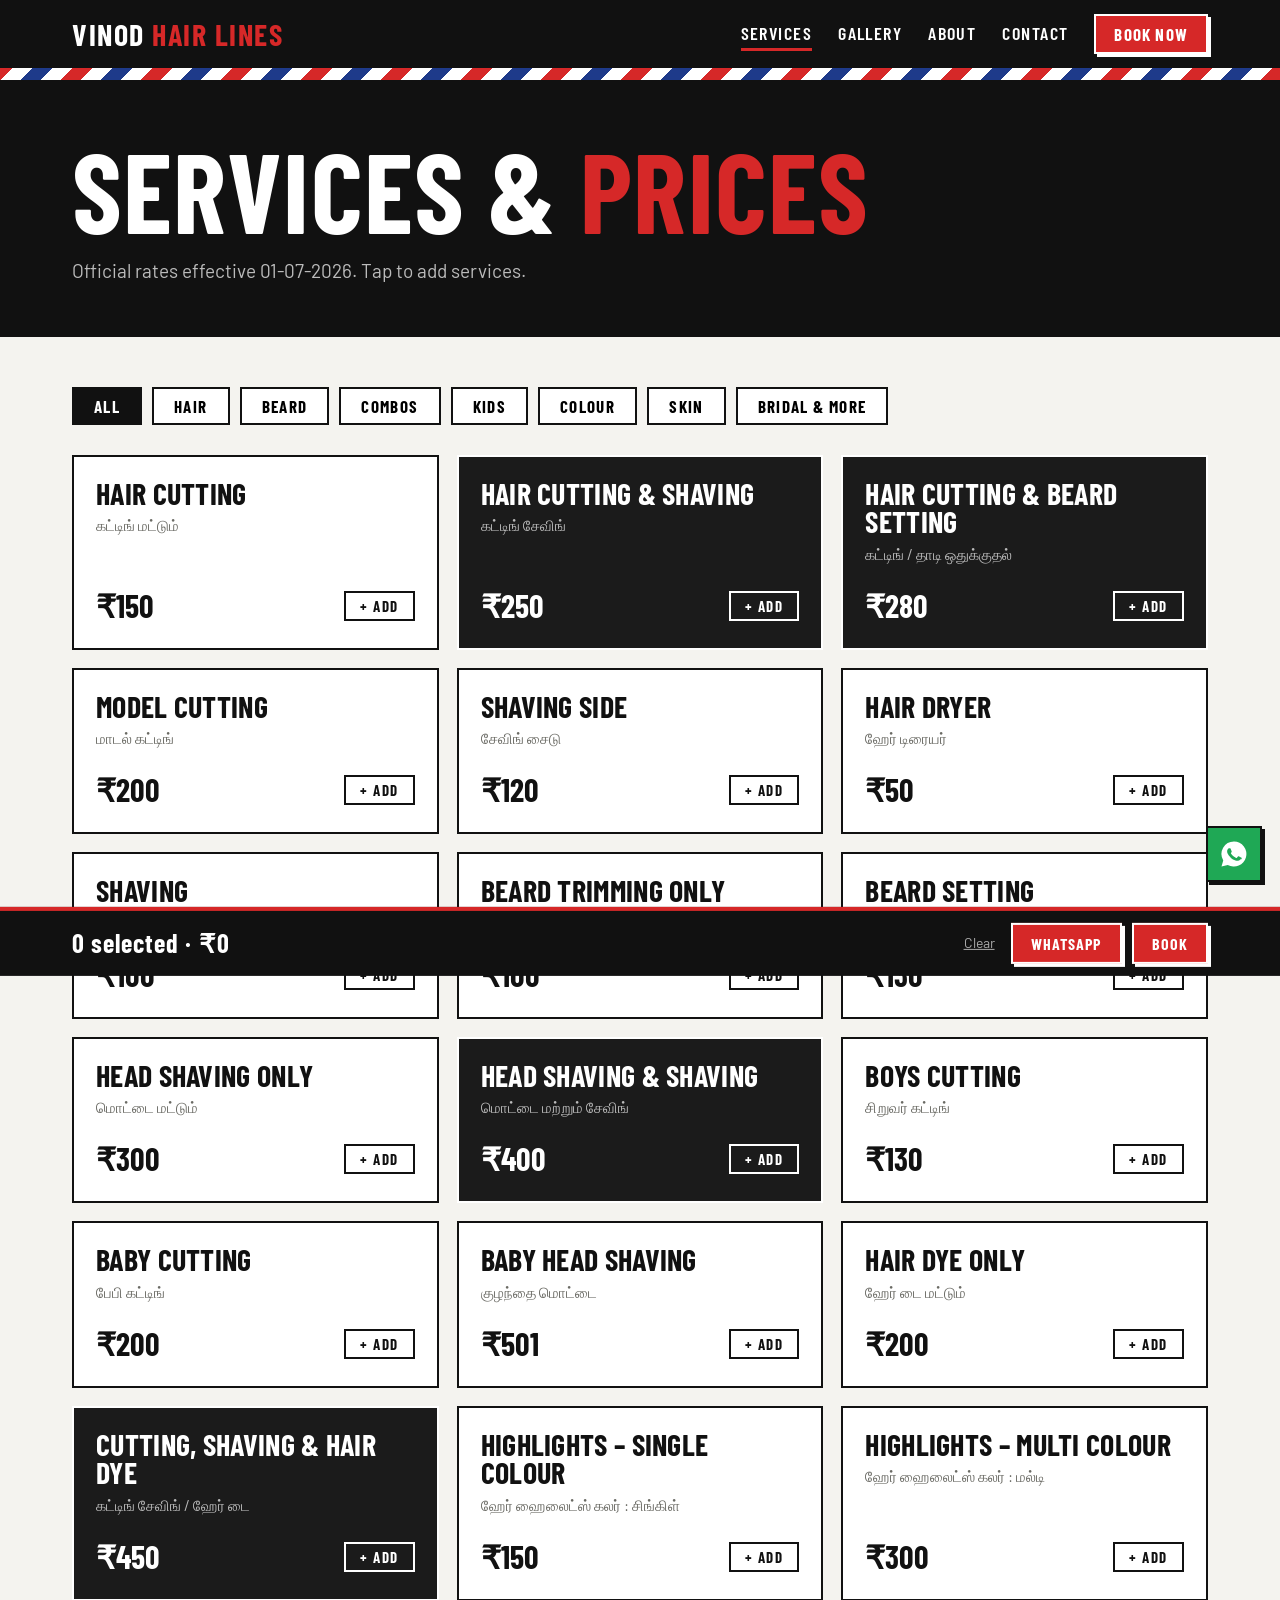
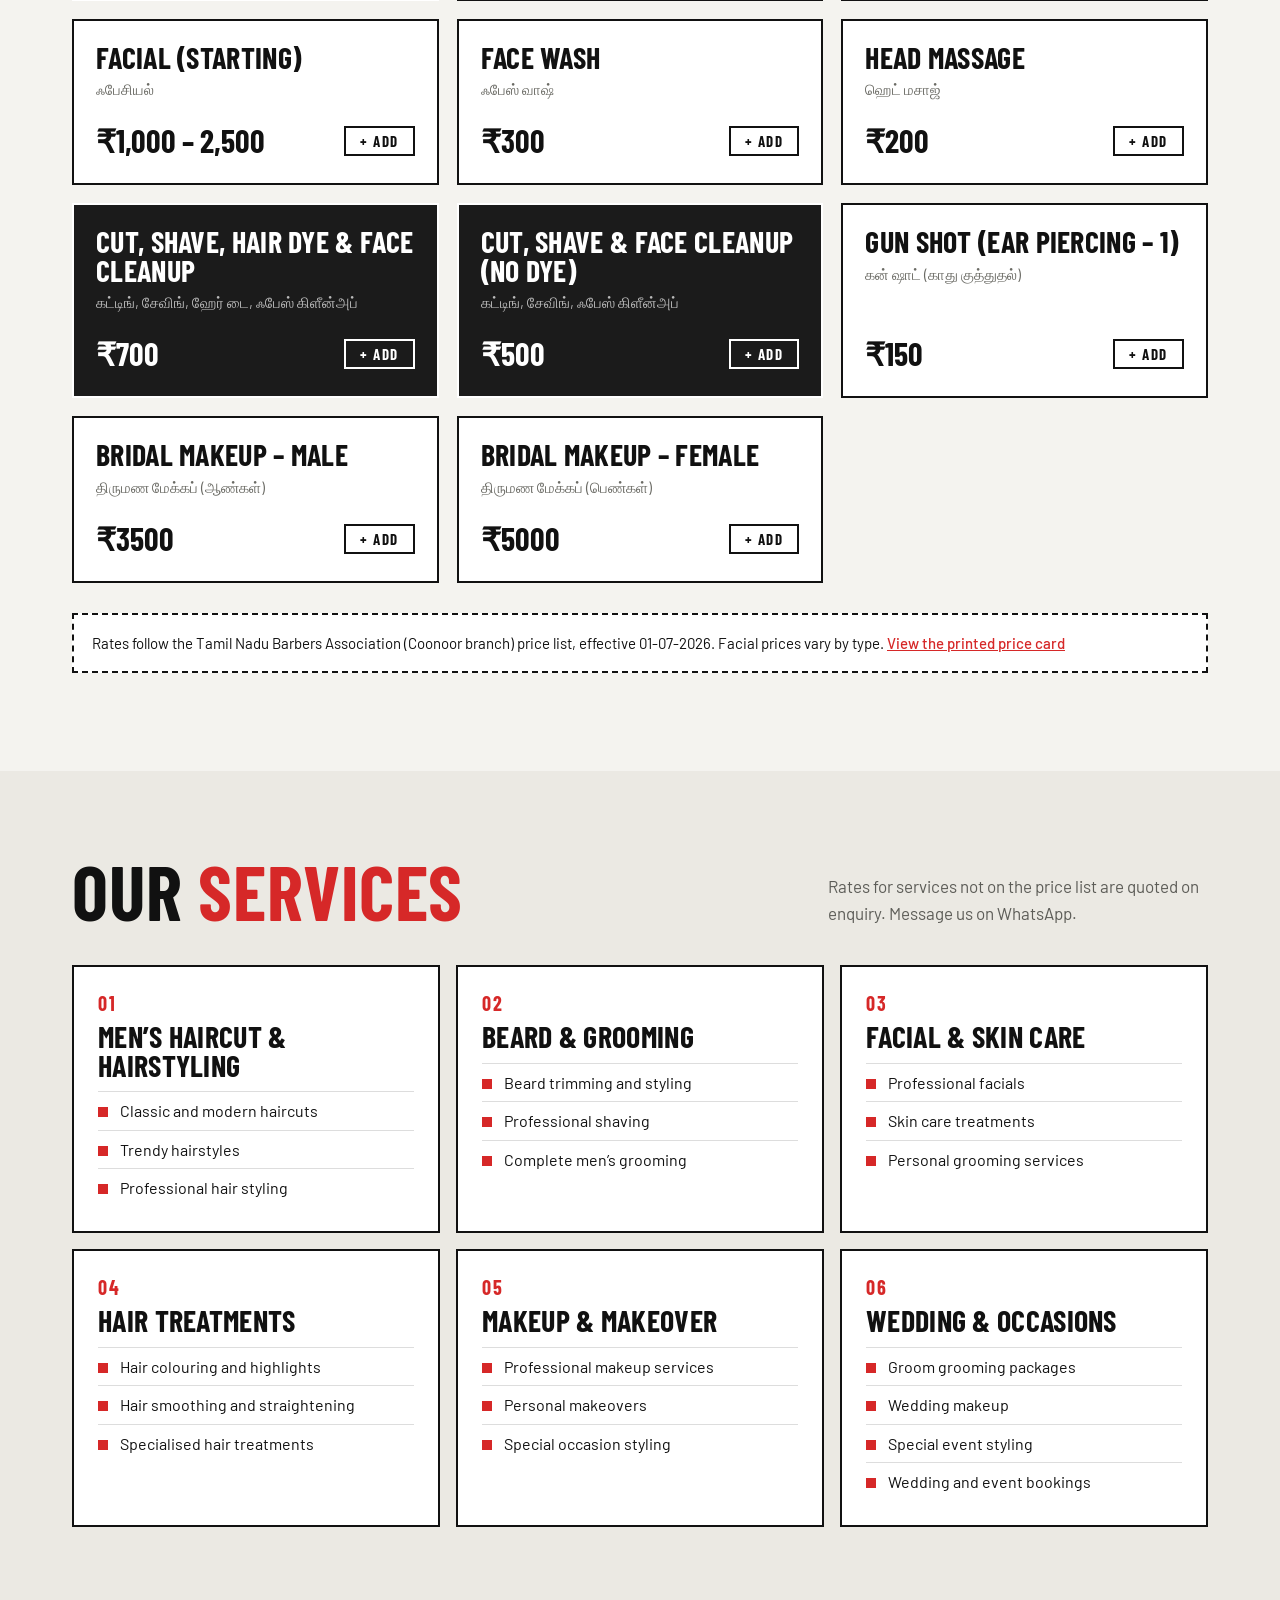
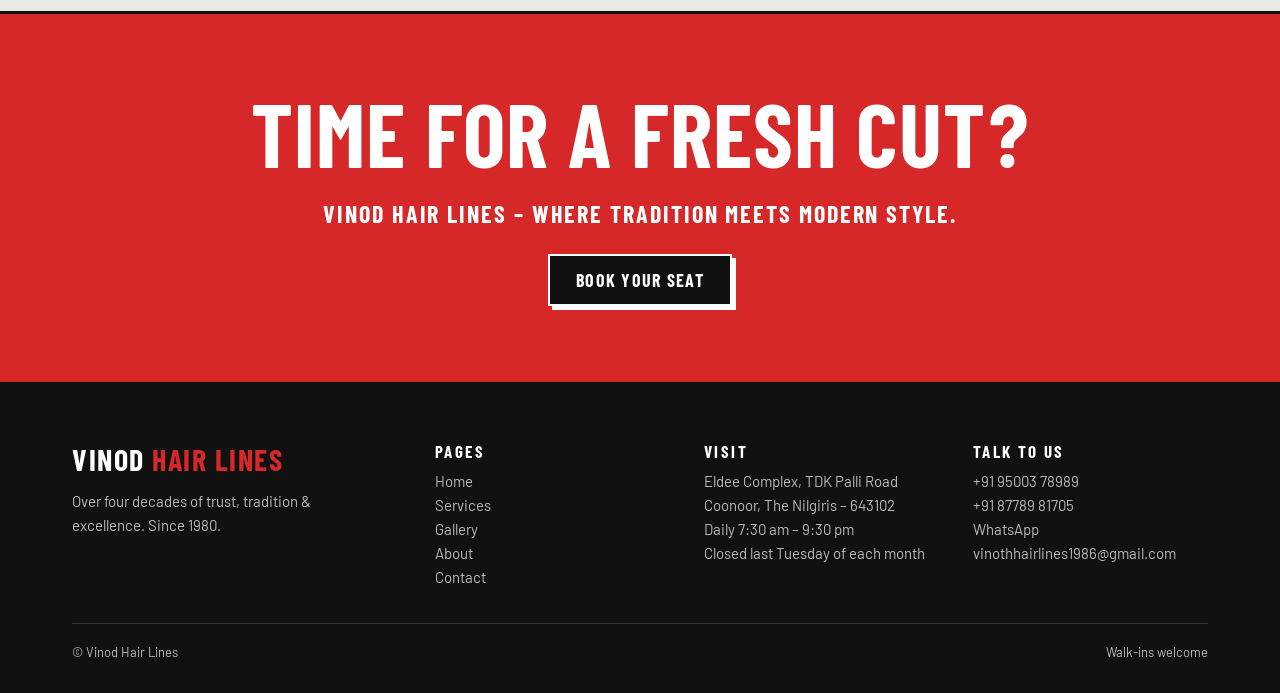
<file: services.html>
<!DOCTYPE html>
<html lang="en"><head><meta charset="utf-8"><meta name="viewport" content="width=device-width,initial-scale=1,viewport-fit=cover">
<title>Services & Prices – Vinod Hair Lines</title><meta name="description" content="Vinod Hair Lines – traditional men’s grooming in Coonoor since 1980. Haircuts, shaves, beard styling, colour, facials, makeup and wedding grooming.">
<link rel="preconnect" href="https://fonts.googleapis.com"><link rel="preconnect" href="https://fonts.gstatic.com" crossorigin>
<link href="https://fonts.googleapis.com/css2?family=Barlow+Condensed:wght@600;700&family=Barlow:wght@400;500&display=swap" rel="stylesheet">
<link rel="stylesheet" href="style.css?v=15"></head><body>
<header class="top"><div class="w"><a class="logo" href="index.html">Vinod <i>Hair Lines</i></a><nav class="nl"><a href="services.html" class="on">Services</a><a href="gallery.html">Gallery</a><a href="about.html">About</a><a href="contact.html">Contact</a><a class="btn" href="contact.html#book">Book now</a></nav><button class="bur" aria-label="Menu">Menu</button></div><div class="pole"></div></header>
<header class="ph"><div class="w"><h1>Services &amp; <em>prices</em></h1><p>Official rates effective 01-07-2026. Tap to add services.</p></div></header><section class="sec" style="padding-top:50px"><div class="w"><div class="tabs"><button class="tab on" data-f="all">All</button><button class="tab" data-f="hair">Hair</button><button class="tab" data-f="beard">Beard</button><button class="tab" data-f="combo">Combos</button><button class="tab" data-f="kids">Kids</button><button class="tab" data-f="colour">Colour</button><button class="tab" data-f="skin">Skin</button><button class="tab" data-f="bridal">Bridal &amp; more</button></div><div class="grid" id="picker"></div><p class="note">Rates follow the Tamil Nadu Barbers Association (Coonoor branch) price list, effective 01-07-2026. Facial prices vary by type. <a href="images/menu-card.jpg" target="_blank">View the printed price card</a></p></div></section><section class="sec" style="background:#ebe9e3"><div class="w"><div class="sh r"><h2>Our <em>services</em></h2><p>Rates for services not on the price list are quoted on enquiry. Message us on WhatsApp.</p></div><div class="oc"><div class="r"><b>01</b><h3>Men’s Haircut &amp; Hairstyling</h3><ul><li>Classic and modern haircuts</li><li>Trendy hairstyles</li><li>Professional hair styling</li></ul></div><div class="r"><b>02</b><h3>Beard &amp; Grooming</h3><ul><li>Beard trimming and styling</li><li>Professional shaving</li><li>Complete men’s grooming</li></ul></div><div class="r"><b>03</b><h3>Facial &amp; Skin Care</h3><ul><li>Professional facials</li><li>Skin care treatments</li><li>Personal grooming services</li></ul></div><div class="r"><b>04</b><h3>Hair Treatments</h3><ul><li>Hair colouring and highlights</li><li>Hair smoothing and straightening</li><li>Specialised hair treatments</li></ul></div><div class="r"><b>05</b><h3>Makeup &amp; Makeover</h3><ul><li>Professional makeup services</li><li>Personal makeovers</li><li>Special occasion styling</li></ul></div><div class="r"><b>06</b><h3>Wedding &amp; Occasions</h3><ul><li>Groom grooming packages</li><li>Wedding makeup</li><li>Special event styling</li><li>Wedding and event bookings</li></ul></div></div></div></section><section class="cta"><div class="w"><h2>Time for a fresh cut?</h2><p>Vinod Hair Lines – where tradition meets modern style.</p><a class="btn k" href="contact.html#book">Book your seat</a></div></section>
<footer><div class="w"><div class="fg"><div><a class="logo" href="index.html" style="color:#fff">Vinod <i>Hair Lines</i></a><p style="margin-top:12px;max-width:280px">Over four decades of trust, tradition &amp; excellence. Since 1980.</p></div><div><b>Pages</b><a href="index.html">Home</a><a href="services.html">Services</a><a href="gallery.html">Gallery</a><a href="about.html">About</a><a href="contact.html">Contact</a></div><div><b>Visit</b>Eldee Complex, TDK Palli Road<br>Coonoor, The Nilgiris – 643102<br>Daily 7:30 am – 9:30 pm<br>Closed last Tuesday of each month</div><div><b>Talk to us</b><a href="tel:+919500378989">+91 95003 78989</a><a href="tel:+918778981705">+91 87789 81705</a><a class="walink" target="_blank" rel="noopener">WhatsApp</a><a href="mailto:vinothhairlines1986@gmail.com">vinothhairlines1986@gmail.com</a></div></div><div class="cp"><span>© Vinod Hair Lines</span><span>Walk-ins welcome</span></div></div></footer>
<div class="tray"><div class="w"><div><b id="tn"></b><small id="tl"></small></div><div class="a"><button class="x" id="tx">Clear</button><button class="btn" id="tw">WhatsApp</button><a class="btn" href="contact.html#book">Book</a></div></div></div>
<div class="lb"><button class="c" aria-label="Close">×</button><button class="p" aria-label="Previous">‹</button><img alt=""><button class="n" aria-label="Next">›</button></div>
<a class="wa walink" target="_blank" rel="noopener" aria-label="Chat on WhatsApp"><svg viewBox="0 0 24 24"><path d="M12 2a10 10 0 0 0-8.6 15.1L2 22l5-1.3A10 10 0 1 0 12 2zm5.2 14.2c-.2.6-1.3 1.2-1.8 1.2-.5.1-1 .2-3.2-.7-2.7-1.1-4.4-3.8-4.6-4-.1-.2-1.1-1.5-1.1-2.8s.7-2 1-2.3c.2-.3.5-.3.7-.3h.5c.2 0 .4 0 .6.5l.8 1.9c.1.2.1.4 0 .6l-.4.6c-.1.2-.3.3-.1.6.2.3.8 1.3 1.7 2.1 1.2 1 2.1 1.3 2.4 1.5.3.1.5.1.6-.1l.9-1.1c.2-.3.4-.2.6-.1l1.8.9c.3.1.5.2.5.3.1.1.1.6-.1 1.1z"/></svg></a>
<script src="app.js?v=15"></script></body></html>
</file>
<file: style.css>
:root{--bg:#f4f3ef;--ink:#111;--red:#d62828;--card:#fff;--mut:#5d5d58}
*{box-sizing:border-box}html{scroll-behavior:smooth}
body{margin:0;background:var(--bg);color:var(--ink);font:400 17px/1.6 Barlow,system-ui,sans-serif;overflow-x:hidden}
h1,h2,h3{font-family:"Barlow Condensed",Impact,sans-serif;font-weight:700;text-transform:uppercase;line-height:.95;margin:0;letter-spacing:.01em}
a{color:inherit;text-decoration:none}img{display:block;max-width:100%}p{margin:0 0 14px}
.w{max-width:1180px;margin:0 auto;padding:0 22px}
.btn{display:inline-block;background:var(--red);color:#fff;font:700 18px "Barlow Condensed",sans-serif;letter-spacing:.07em;text-transform:uppercase;padding:13px 26px;border:2px solid var(--ink);box-shadow:4px 4px 0 var(--ink);transition:.15s;cursor:pointer}
.btn:hover{transform:translate(-2px,-2px);box-shadow:6px 6px 0 var(--ink)}.btn:active{transform:translate(3px,3px);box-shadow:0 0 0 var(--ink)}
.btn.k{background:var(--ink);border-color:#fff;box-shadow:4px 4px 0 #fff}.btn.k:hover{box-shadow:6px 6px 0 #fff}.btn.o{background:#fff;color:var(--ink)}
.pole{height:12px;background:repeating-linear-gradient(-45deg,var(--red) 0 14px,#fff 14px 28px,#1e3a8a 28px 42px,#fff 42px 56px);background-size:80px 100%;animation:pole 3s linear infinite}
@keyframes pole{to{background-position:80px 0}}
/* header */
.top{position:sticky;top:0;z-index:50;background:var(--ink);color:#fff}
.top .w{display:flex;align-items:center;justify-content:space-between;height:68px}
.logo{font:700 30px "Barlow Condensed",sans-serif;letter-spacing:.05em;text-transform:uppercase}.logo i{font-style:normal;color:var(--red)}
.nl{display:flex;gap:26px;align-items:center;font:600 18px "Barlow Condensed",sans-serif;letter-spacing:.08em;text-transform:uppercase}
.nl a:not(.btn){padding:4px 0;border-bottom:3px solid transparent}.nl a:not(.btn):hover,.nl a.on{border-color:var(--red)}
.nl .btn{padding:8px 18px;font-size:17px;box-shadow:3px 3px 0 #fff;border-color:#fff}
.bur{display:none;background:none;border:2px solid #fff;color:#fff;font:700 16px "Barlow Condensed";letter-spacing:.1em;padding:6px 14px;cursor:pointer}
/* hero */
.hero{background:var(--ink);color:#fff;padding:64px 0 80px}
.hero .w{display:grid;grid-template-columns:1.1fr .9fr;gap:60px;align-items:center}
.st{display:inline-flex;align-items:center;gap:8px;font:600 15px "Barlow Condensed";letter-spacing:.12em;text-transform:uppercase;border:1px solid #444;padding:5px 14px;margin-bottom:22px}.st:before{content:"";width:9px;height:9px;border-radius:50%;background:#777}.st.open:before{background:#2ecc71;animation:bl 1.4s infinite}
@keyframes bl{50%{opacity:.3}}
.hero h1{font-size:clamp(60px,10vw,128px)}.hero h1 em{font-style:normal;color:var(--red);display:block}
.hero p{max-width:440px;color:#c9c9c4;font-size:19px;margin:22px 0 30px}.hero .cta{display:flex;gap:16px;flex-wrap:wrap}
.hi{position:relative}.hi img{width:100%;aspect-ratio:4/5;object-fit:cover;border:3px solid #fff;box-shadow:14px 14px 0 var(--red);background:#222}
.hi .tag{position:absolute;left:-18px;bottom:30px;background:#fff;color:var(--ink);font:700 22px "Barlow Condensed";text-transform:uppercase;letter-spacing:.06em;padding:8px 16px;transform:rotate(-4deg);border:2px solid var(--ink)}
/* sections */
.sec{padding:84px 0}.dk{background:var(--ink);color:#fff}
.sh{display:flex;justify-content:space-between;align-items:end;gap:20px;flex-wrap:wrap;margin-bottom:38px}.sh h2{font-size:clamp(42px,6vw,76px)}.sh h2 em{font-style:normal;color:var(--red)}.sh p{max-width:380px;color:var(--mut);margin:0}.dk .sh p{color:#aaa}
.tabs{display:flex;gap:10px;flex-wrap:wrap;margin-bottom:30px}.tab{font:700 17px "Barlow Condensed";letter-spacing:.08em;text-transform:uppercase;background:#fff;border:2px solid var(--ink);padding:7px 20px;cursor:pointer;transition:.15s}.tab:hover{background:#eee}.tab.on{background:var(--ink);color:#fff}
.grid{display:grid;grid-template-columns:repeat(3,1fr);gap:18px}
.card{background:var(--card);border:2px solid var(--ink);padding:22px;display:flex;flex-direction:column;gap:6px;cursor:pointer;transition:.15s;position:relative;user-select:none}
.card:hover{transform:translate(-3px,-3px);box-shadow:6px 6px 0 var(--ink)}.card[hidden]{display:none}
.card h3{font-size:30px}.card p{color:var(--mut);font-size:15px;margin:0;flex:1}
.card .f{display:flex;justify-content:space-between;align-items:center;margin-top:14px}.card .pr{font:700 32px "Barlow Condensed"}
.card .ad{font:700 15px "Barlow Condensed";letter-spacing:.1em;text-transform:uppercase;border:2px solid var(--ink);padding:4px 14px;transition:.15s}
.card.on{background:#fff1f0;border-color:var(--red);box-shadow:5px 5px 0 var(--red)}.card.on .ad{background:var(--red);border-color:var(--red);color:#fff}
.combo{background:#1b1b1b;color:#fff;border-color:#fff}.combo p{color:#bbb}.combo.on{background:#2b1212;border-color:var(--red)}.combo:hover{box-shadow:6px 6px 0 var(--red)}.combo .ad{border-color:#fff}
/* tray */
.tray{position:fixed;left:0;right:0;bottom:0;z-index:55;background:var(--ink);color:#fff;border-top:4px solid var(--red);transform:translateY(110%);transition:.3s}.tray.on{transform:none}
.tray .w{display:flex;justify-content:space-between;align-items:center;gap:14px;padding-top:12px;padding-bottom:calc(12px + env(safe-area-inset-bottom,0px));flex-wrap:wrap}
.tray b{font:700 26px "Barlow Condensed";letter-spacing:.04em}.tray small{color:#aaa;display:block;font-size:13px;line-height:1.2;max-width:420px}.tray .a{display:flex;gap:10px;align-items:center}.tray .btn{padding:9px 18px;font-size:16px;box-shadow:3px 3px 0 #fff;border-color:#fff}.tray .x{background:none;border:0;color:#aaa;text-decoration:underline;cursor:pointer;font:inherit;font-size:14px}
/* tiles */
.tiles{display:grid;grid-template-columns:repeat(4,1fr);gap:18px}.tile{border:2px solid #fff;padding:24px;transition:.15s}.tile:hover{background:var(--red);transform:translateY(-4px)}.tile b{font:700 58px "Barlow Condensed";color:var(--red);line-height:1;display:block;transition:.15s}.tile:hover b{color:#fff}.tile h3{font-size:26px;margin:6px 0 8px}.tile p{color:#bbb;font-size:15px;margin:0}.tile:hover p{color:#fff}
.gal{display:grid;grid-template-columns:repeat(3,1fr);gap:16px}.gi{position:relative;aspect-ratio:1;overflow:hidden;border:2px solid var(--ink);cursor:zoom-in;background:#ddd}.gi[hidden]{display:none}.gi img{width:100%;height:100%;object-fit:cover;transition:.5s;filter:grayscale(.35)}.gi:hover img{transform:scale(1.07);filter:none}.gi span{position:absolute;left:0;bottom:0;background:var(--ink);color:#fff;font:700 16px "Barlow Condensed";letter-spacing:.1em;text-transform:uppercase;padding:5px 14px;transform:translateY(100%);transition:.2s}.gi:hover span{transform:none}
.lb{position:fixed;inset:0;z-index:90;background:rgba(0,0,0,.92);display:none;align-items:center;justify-content:center;padding:20px}.lb.on{display:flex}.lb img{max-height:88vh;max-width:92vw;border:3px solid #fff}.lb button{position:absolute;background:var(--red);color:#fff;border:2px solid #fff;font:700 26px "Barlow Condensed";width:50px;height:50px;cursor:pointer}.lb .c{top:18px;right:18px}.lb .p{left:14px;top:50%}.lb .n{right:14px;top:50%}
.rv{display:grid;grid-template-columns:repeat(3,1fr);gap:18px}.rv div{background:#fff;border:2px solid var(--ink);padding:24px}.rv .s{color:var(--red);letter-spacing:3px;font-size:18px}.rv p{margin:8px 0 14px;font-size:18px}.rv b{font:700 17px "Barlow Condensed";letter-spacing:.1em;text-transform:uppercase}
details{background:#000;color:#fff;border:2px solid #fff;margin-bottom:12px;transition:.15s}details:hover,details[open]{border-color:var(--red);box-shadow:5px 5px 0 var(--red)}summary{cursor:pointer;font:700 24px "Barlow Condensed";text-transform:uppercase;letter-spacing:.03em;padding:16px 56px 16px 20px;list-style:none;position:relative}summary::-webkit-details-marker{display:none}summary:after{content:"+";position:absolute;right:20px;top:8px;font-size:32px;color:var(--red);transition:.2s}details[open] summary:after{transform:rotate(45deg)}details p{padding:0 20px;margin:0 0 18px;color:#bbb}
.cta{background:var(--red);color:#fff;text-align:center;padding:76px 0;border-block:3px solid var(--ink)}.cta h2{font-size:clamp(44px,7vw,92px);margin-bottom:24px}
.ph{background:var(--ink);color:#fff;padding:56px 0 50px}.ph h1{font-size:clamp(56px,9vw,112px)}.ph h1 em{font-style:normal;color:var(--red)}.ph p{color:#bbb;max-width:480px;margin:14px 0 0;font-size:19px}
.two{display:grid;grid-template-columns:1fr 1fr;gap:56px;align-items:center}.two img{width:100%;aspect-ratio:4/3.4;object-fit:cover;border:3px solid var(--ink);box-shadow:12px 12px 0 var(--red);background:#ddd}.two p{color:var(--mut);font-size:19px}
.bk{display:grid;grid-template-columns:.85fr 1.15fr;gap:50px}.inf p{margin-bottom:22px}.inf b{display:block;font:700 15px "Barlow Condensed";letter-spacing:.14em;text-transform:uppercase;color:var(--red)}.map{aspect-ratio:16/9;border:2px dashed #999;display:grid;place-items:center;text-align:center;color:#777;font-size:14px}
form{background:#fff;border:2px solid var(--ink);box-shadow:8px 8px 0 var(--ink);padding:30px;display:grid;gap:20px}label,.lab{font:700 15px "Barlow Condensed";letter-spacing:.12em;text-transform:uppercase;display:grid;gap:6px}
input{font:400 17px Barlow,sans-serif;padding:11px 12px;border:2px solid var(--ink);background:#fff;width:100%;border-radius:0}input:focus{outline:3px solid var(--red);outline-offset:-1px}
.slots{display:flex;gap:8px;flex-wrap:wrap}.slots label{display:block;font:600 16px "Barlow Condensed";letter-spacing:.06em}.slots input{position:absolute;opacity:0;width:0}.slots span{display:block;padding:8px 16px;border:2px solid var(--ink);cursor:pointer;transition:.15s}.slots input:checked+span{background:var(--ink);color:#fff}.slots span:hover{background:#eee}.slots input:checked+span:hover{background:var(--ink)}
.sm{border:2px dashed var(--ink);padding:14px 16px;font-size:15px;background:#faf9f6}.sm b{font:700 20px "Barlow Condensed";letter-spacing:.04em}.sm a{color:var(--red);text-decoration:underline}
footer{background:var(--ink);color:#bbb;padding:56px 0 30px;font-size:15px}.fg{display:grid;grid-template-columns:1.4fr 1fr 1fr 1fr;gap:34px}.fg b{display:block;font:700 17px "Barlow Condensed";letter-spacing:.14em;text-transform:uppercase;color:#fff;margin-bottom:8px}.fg a{display:block}.fg a:hover{color:var(--red)}.cp{border-top:1px solid #333;margin-top:34px;padding-top:18px;font-size:13px;display:flex;justify-content:space-between;flex-wrap:wrap;gap:8px}
.wa{position:fixed;right:18px;bottom:calc(18px + env(safe-area-inset-bottom,0px));z-index:60;background:#1fa855;border:2px solid var(--ink);box-shadow:3px 3px 0 var(--ink);width:56px;height:56px;display:grid;place-items:center;transition:.3s}.wa svg{width:30px;height:30px;fill:#fff}body.ht .wa{bottom:calc(96px + env(safe-area-inset-bottom,0px))}
.js .r{opacity:0;transform:translateY(24px);transition:.6s}.js .r.in{opacity:1;transform:none}
@media(prefers-reduced-motion:reduce){*{animation:none!important;transition:none!important}.js .r{opacity:1;transform:none}}
@media(max-width:900px){.bur{display:block}.nl{display:none;position:absolute;left:0;right:0;top:68px;background:var(--ink);flex-direction:column;align-items:stretch;gap:0;padding:6px 22px 22px;border-top:1px solid #333}.top.o .nl{display:flex}.nl a:not(.btn){padding:14px 0;border-bottom:1px solid #2a2a2a}.nl .btn{margin-top:14px;text-align:center}
.hero{padding:40px 0 60px}.hero .w,.two,.bk{grid-template-columns:1fr;gap:44px}.hi .tag{left:8px}.grid,.rv{grid-template-columns:1fr}.tiles{grid-template-columns:1fr 1fr}.gal{grid-template-columns:1fr 1fr}.fg{grid-template-columns:1fr 1fr}.sec{padding:60px 0}.tray small{display:none}}

.card p[lang=ta]{font-size:15px;color:#6a6a64}.combo p[lang=ta]{color:#bbb}
.note{margin-top:30px;border:2px dashed var(--ink);padding:16px 18px;font-size:15px;background:#fff}.note a{color:var(--red);text-decoration:underline;font-weight:500}
.vid video{display:block;width:100%;max-width:340px;max-height:80vh;margin:0 auto;border:3px solid #fff;box-shadow:12px 12px 0 var(--red);background:#000}
.dk .two p{color:#bbb}.map iframe{width:100%;height:100%;border:0;filter:grayscale(.3)}

.off{list-style:none;counter-reset:o;display:grid;grid-template-columns:repeat(2,1fr);gap:12px;padding:0;margin:0}
.off li{counter-increment:o;background:#fff;border:2px solid var(--ink);padding:14px 18px;font:700 22px "Barlow Condensed",sans-serif;letter-spacing:.03em;text-transform:uppercase;display:flex;gap:14px;align-items:center;transition:.15s}
.off li:before{content:counter(o,decimal-leading-zero);color:var(--red)}.off li:hover{transform:translate(-3px,-3px);box-shadow:5px 5px 0 var(--ink)}
@media(max-width:900px){.off{grid-template-columns:1fr}}
.fg>*,.tiles>*,.grid>*,.two>*,.bk>*{min-width:0}
.fg,.inf,.tile,.sm{overflow-wrap:anywhere}
@media(max-width:900px){.tiles,.tiles[style]{grid-template-columns:1fr 1fr!important;gap:12px}.tile{padding:18px}.tile b{font-size:40px}.tile h3{font-size:22px}.fg{grid-template-columns:1fr!important}.hero h1{font-size:clamp(48px,15vw,90px)}}
html,body{max-width:100%;overflow-x:clip}
.hb{display:flex;gap:16px;flex-wrap:wrap}
.logo{white-space:nowrap}
@media(max-width:900px){.logo{font-size:25px}.hb .btn{flex:1 1 auto;text-align:center}}
@media(max-width:380px){.logo{font-size:20px}.bur{padding:5px 10px;font-size:15px}.w{padding:0 16px}}

.oc{display:grid;grid-template-columns:repeat(3,1fr);gap:16px}.oc>div{background:#fff;border:2px solid var(--ink);padding:24px;transition:.15s}.oc>div:hover{transform:translate(-3px,-3px);box-shadow:5px 5px 0 var(--ink)}.oc b{font:700 20px "Barlow Condensed";color:var(--red);letter-spacing:.08em}.oc h3{font-size:30px;margin:4px 0 12px}.oc ul{list-style:none;padding:0;margin:0}.oc li{padding:6px 0 6px 22px;position:relative;border-top:1px solid #ddd;font-size:16px}.oc li:before{content:"";position:absolute;left:0;top:15px;width:10px;height:10px;background:var(--red)}
.chk{list-style:none;padding:0;margin:0;display:grid;grid-template-columns:1fr 1fr;gap:12px}.chk li{border:2px solid #fff;padding:14px 18px 14px 54px;position:relative;font-size:18px;transition:.15s}.chk li:hover{border-color:var(--red)}.chk li:before{content:"✓";position:absolute;left:18px;top:8px;color:var(--red);font:700 28px "Barlow Condensed"}
.cta p{font:700 clamp(18px,2.4vw,24px) "Barlow Condensed",sans-serif;letter-spacing:.08em;text-transform:uppercase;margin:0 0 26px}
@media(max-width:900px){.oc,.chk{grid-template-columns:1fr}}
</file>
